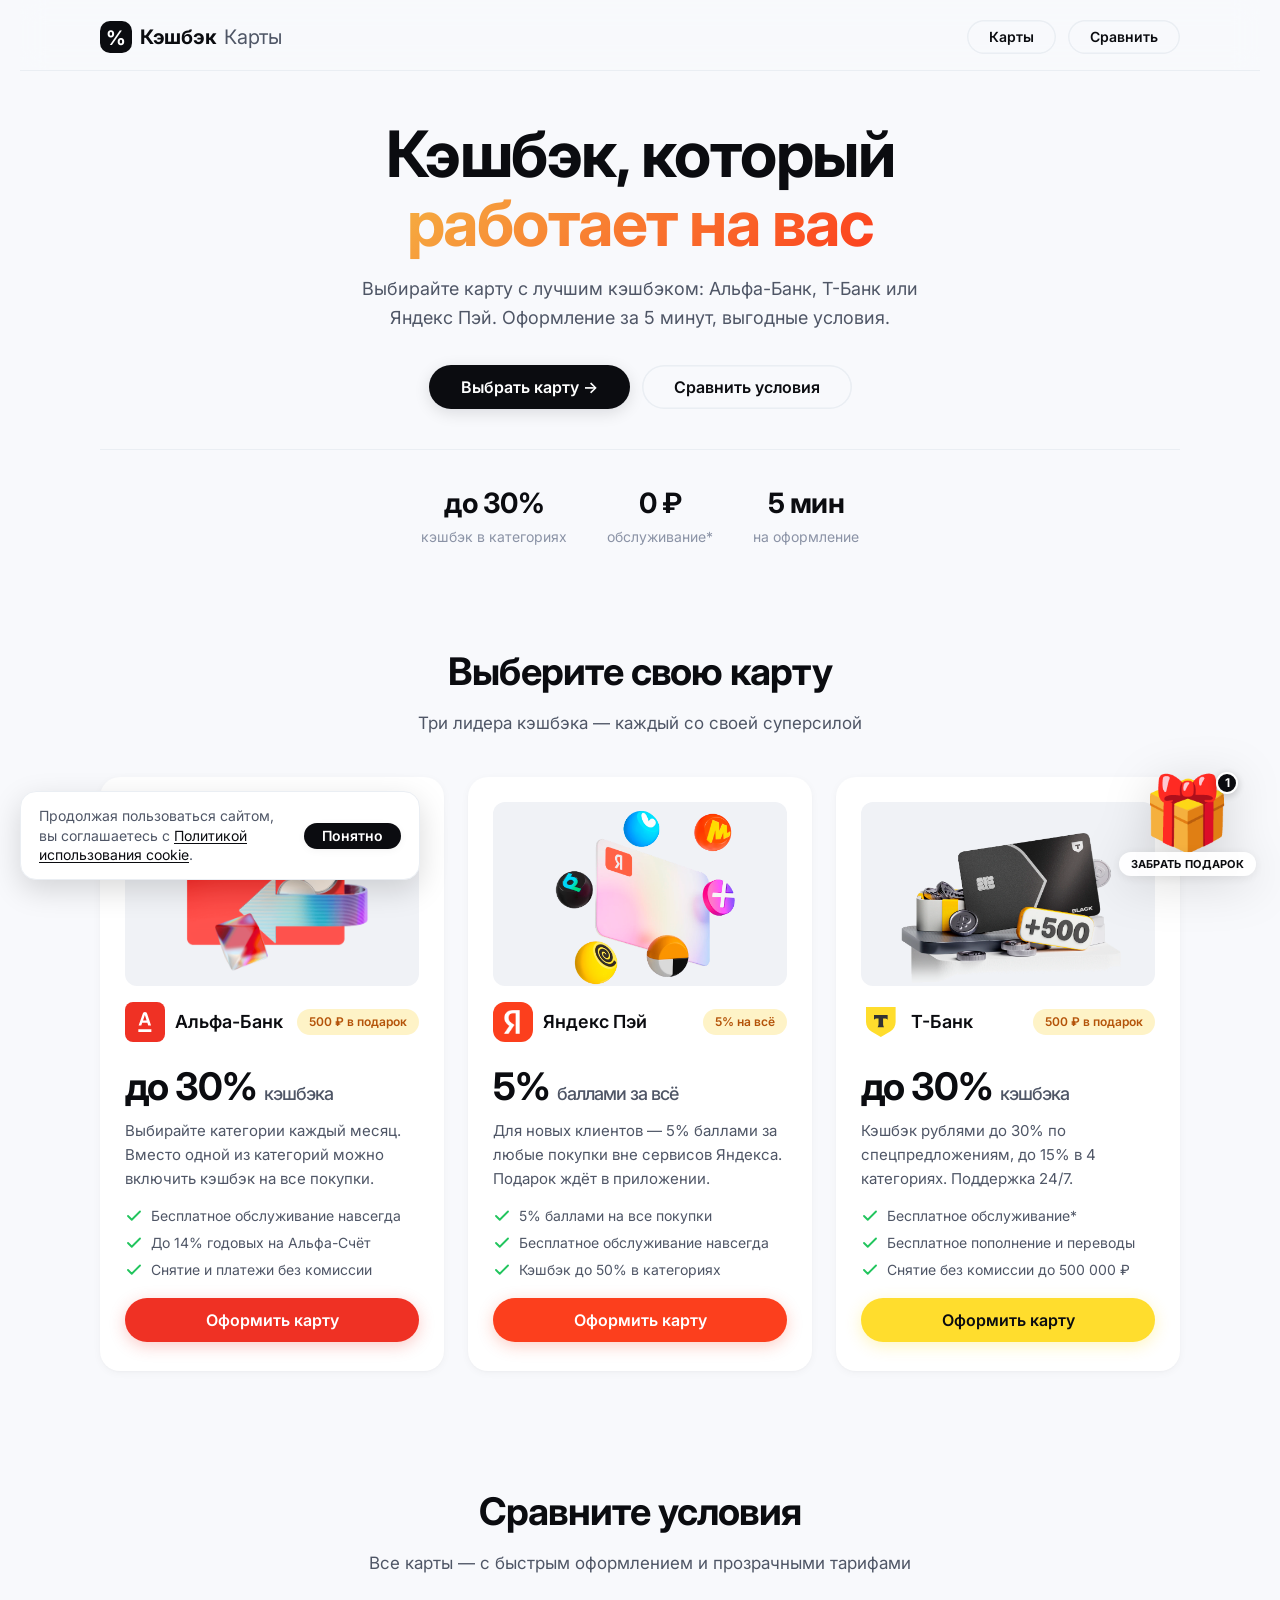
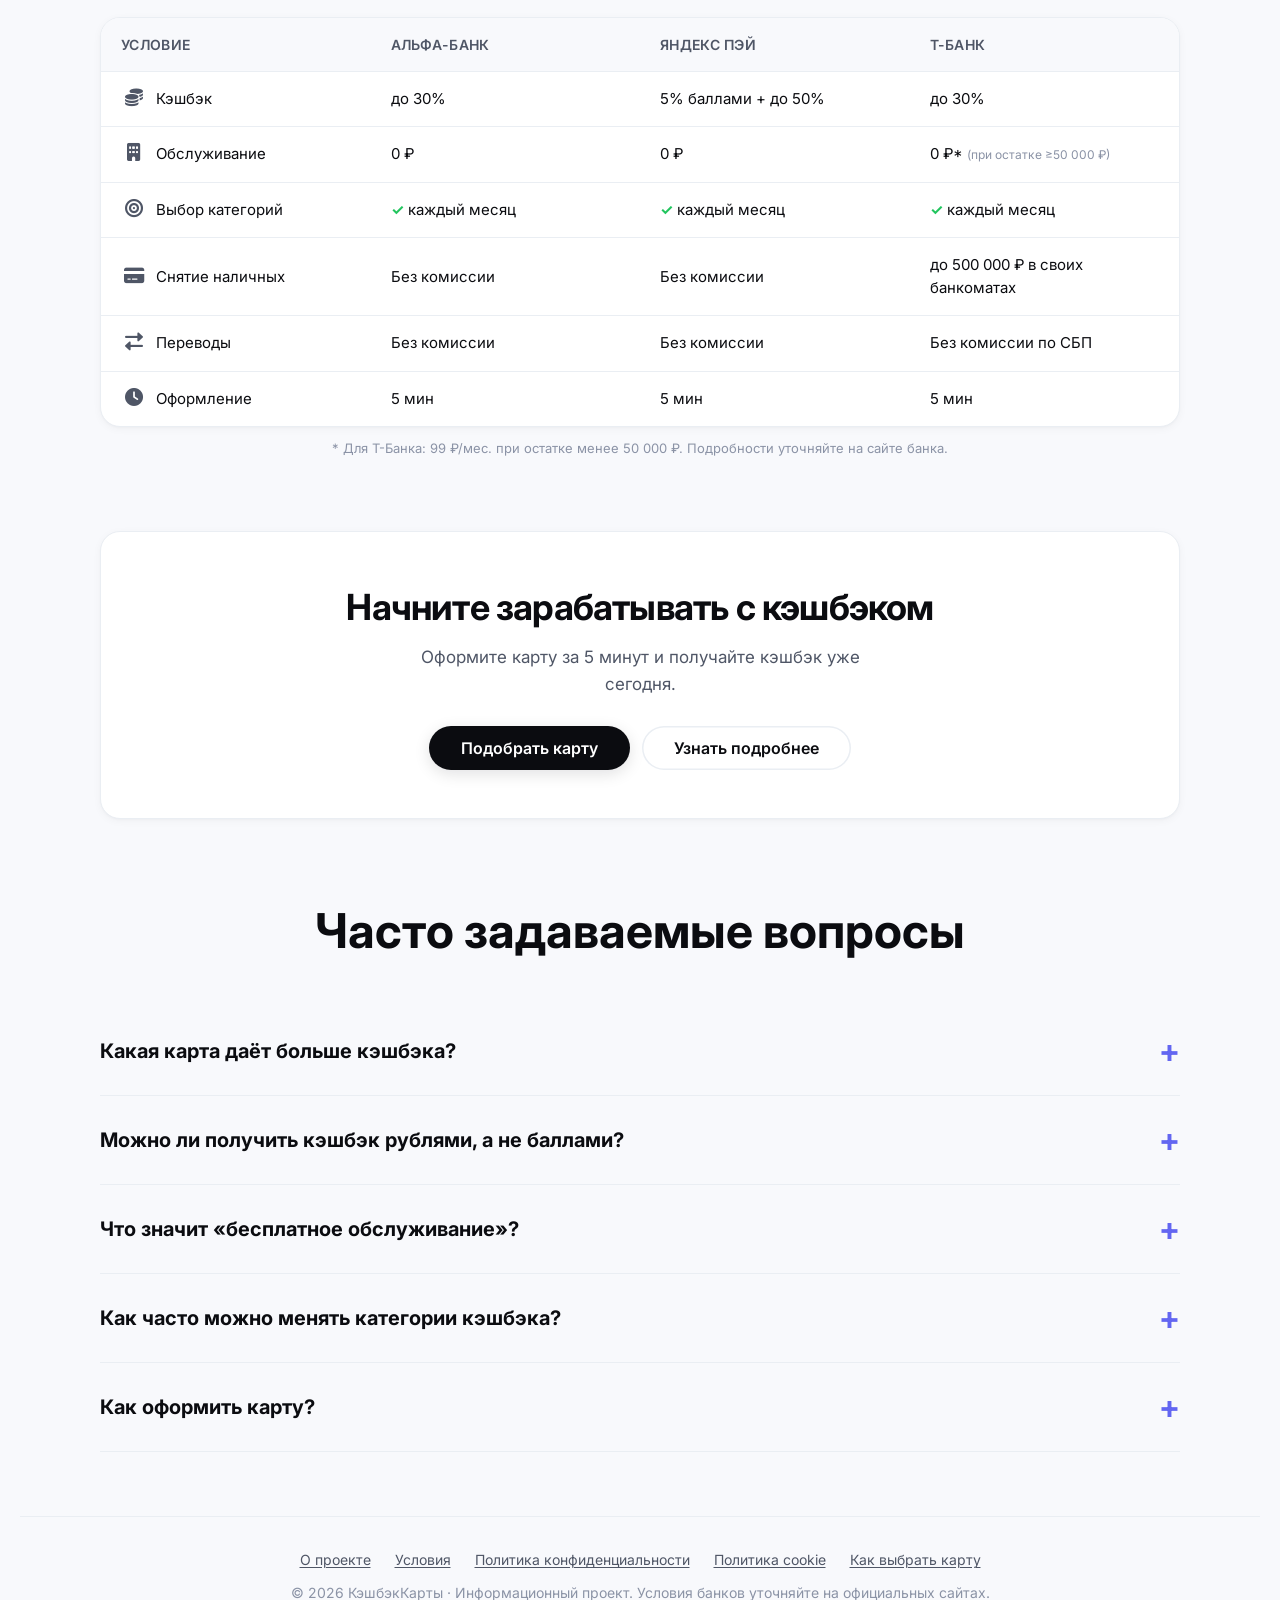
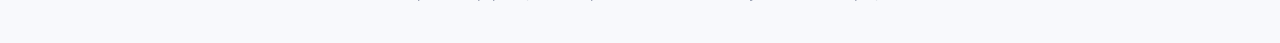
<file: index.html>
<!DOCTYPE html>
<html lang="ru">
<head>

<!-- Yandex.Metrika counter -->
<script type="text/javascript">
    (function(m,e,t,r,i,k,a){
        m[i]=m[i]||function(){(m[i].a=m[i].a||[]).push(arguments)};
        m[i].l=1*new Date();
        for (var j = 0; j < document.scripts.length; j++) {if (document.scripts[j].src === r) { return; }}
        k=e.createElement(t),a=e.getElementsByTagName(t)[0],k.async=1,k.src=r,a.parentNode.insertBefore(k,a)
    })(window, document,'script','https://mc.yandex.ru/metrika/tag.js?id=110463115', 'ym');

    ym(110463115, 'init', {ssr:true, webvisor:true, clickmap:true, ecommerce:"dataLayer", referrer: document.referrer, url: location.href, accurateTrackBounce:true, trackLinks:true});
</script>
<noscript><div><img src="https://mc.yandex.ru/watch/110463115" style="position:absolute; left:-9999px;" alt="" /></div></noscript>
<!-- /Yandex.Metrika counter -->

    <!-- Управление индексацией -->
    <meta name="robots" content="index, follow">
    
    <!-- Канонический URL (основной адрес страницы, защита от дублей) -->
    <link rel="canonical" href="https://cash-top.ru/index.html">
    
    <!-- Open Graph (для соцсетей) -->
    <meta property="og:title" content="Сравнение карт с кэшбэком – Альфа, Т-Банк, Яндекс" />
    <meta property="og:description" content="Выберите лучшую дебетовую карту с кэшбэком до 30%. Сравните условия за 5 минут. Бесплатное обслуживание." />
    <meta property="og:locale" content="ru_RU">
    <meta property="og:type" content="website">
    <meta property="og:site_name" content="КэшбэкКарты">
    <meta property="og:url" content="https://cash-top.ru/index.html">
    <!-- Картинка для соцсетей (общая для всех страниц, либо своя для каждой) -->
    <meta property="og:image" content="https://cash-top.ru/og-image-1200x630.png">
    <meta property="og:image:width" content="1200">
    <meta property="og:image:height" content="630">

    <meta name="yandex-verification" content="d9jph344kqhq481i" />

    <meta charset="UTF-8" />
    <meta name="viewport" content="width=device-width, initial-scale=1.0, maximum-scale=1.0, user-scalable=no" />
    <title>Сравнение карт с кэшбэком – Альфа, Т-Банк, Яндекс | КэшбэкКарты</title>
    <meta name="description" content="Выберите лучшую дебетовую карту с кэшбэком до 30%. Сравните условия Альфа-Банка, Т-Банка и Яндекс Пэй за 5 минут. Бесплатное обслуживание." />
    <link rel="stylesheet" href="https://cdnjs.cloudflare.com/ajax/libs/font-awesome/6.0.0-beta3/css/all.min.css" />
    <link rel="preconnect" href="https://fonts.googleapis.com" />
    <link rel="preconnect" href="https://fonts.gstatic.com" crossorigin />
    <link href="https://fonts.googleapis.com/css2?family=Inter:opsz,wght@14..32,400;14..32,500;14..32,600;14..32,700&display=swap" rel="stylesheet" />
    <link rel="stylesheet" href="styles.css" />

    <!-- Базовый фавикон -->
    <link rel="icon" type="image/x-icon" href="/favicon.ico">
    <link rel="icon" type="image/svg+xml" href="/favicon.svg">
    
    <!-- Для современных браузеров -->
    <link rel="icon" type="image/png" sizes="32x32" href="/favicon-32x32.png">
    <link rel="icon" type="image/png" sizes="16x16" href="/favicon-16x16.png">
    
    <!-- Для iOS (Apple Touch Icon) -->
    <link rel="apple-touch-icon" sizes="180x180" href="/apple-touch-icon.png">
    
    <!-- Для Android Chrome (PWA) -->
    <link rel="manifest" href="/site.webmanifest">
    
    <!-- Цвет темы в браузере (опционально) -->
    <meta name="theme-color" content="#0b0c10">
    
</head>
<body>

    <!-- ===== HEADER ===== -->
    <header class="header">
        <div class="container">
            <a href="index.html" class="logo">
                <svg width="32" height="32" viewBox="0 0 32 32" fill="none" xmlns="http://www.w3.org/2000/svg">
                    <rect width="32" height="32" rx="10" fill="#0b0c10" />
                    <text x="50%" y="52%" dominant-baseline="central" text-anchor="middle" fill="#fff" font-size="20" font-weight="700" font-family="Inter, sans-serif">%</text>
                </svg>
                Кэшбэк<span>Карты</span>
            </a>
            <div class="header-actions">
                <a href="index.html#cards" class="btn btn-sm btn-outline">Карты</a>
                <a href="index.html#compare" class="btn btn-sm btn-outline">Сравнить</a>
            </div>
        </div>
    </header>

    <!-- ===== HERO ===== -->
    <section class="hero">
        <div class="container">
            <h1>Кэшбэк, который<br /><span class="highlight">работает на вас</span></h1>
            <p>Выбирайте карту с лучшим кэшбэком: Альфа-Банк, Т-Банк или Яндекс Пэй. Оформление за 5 минут, выгодные условия.</p>
            <div class="hero-actions">
                <a href="index.html#cards" class="btn btn-primary">Выбрать карту →</a>
                <a href="index.html#compare" class="btn btn-outline">Сравнить условия</a>
            </div>
            <div class="hero-stats">
                <div class="hero-stats-item"><div class="num">до 30%</div><div class="label">кэшбэк в категориях</div></div>
                <div class="hero-stats-item"><div class="num">0 ₽</div><div class="label">обслуживание*</div></div>
                <div class="hero-stats-item"><div class="num">5 мин</div><div class="label">на оформление</div></div>
            </div>
        </div>
    </section>

    <!-- ===== CARDS ===== -->
    <section class="section" id="cards">
        <div class="container">
            <div class="section-header"><h2>Выберите свою карту</h2><p>Три лидера кэшбэка — каждый со своей суперсилой</p></div>
            <div class="cards-grid">
                <!-- Альфа-Банк -->
                <div class="card-offer">
                    <div class="card-image"><img src="alfa.png" alt="Альфа-Карта" /></div>
                    <div class="brand">
                        <div class="brand-icon"><img src="alfa.svg" alt="Альфа-Банк" /></div>
                        <span class="brand-name">Альфа-Банк</span>
                        <span class="badge">500 ₽ в подарок</span>
                    </div>
                    <div class="cashback">до 30% <span>кэшбэка</span></div>
                    <p class="desc">Выбирайте категории каждый месяц. Вместо одной из категорий можно включить кэшбэк на все покупки.</p>
                    <ul class="features">
                        <li><svg width="18" height="18" viewBox="0 0 24 24" fill="none" stroke="currentColor" stroke-width="2.5" stroke-linecap="round" stroke-linejoin="round"><path d="M20 6L9 17l-5-5"/></svg> Бесплатное обслуживание навсегда</li>
                        <li><svg width="18" height="18" viewBox="0 0 24 24" fill="none" stroke="currentColor" stroke-width="2.5" stroke-linecap="round" stroke-linejoin="round"><path d="M20 6L9 17l-5-5"/></svg> До 14% годовых на Альфа-Счёт</li>
                        <li><svg width="18" height="18" viewBox="0 0 24 24" fill="none" stroke="currentColor" stroke-width="2.5" stroke-linecap="round" stroke-linejoin="round"><path d="M20 6L9 17l-5-5"/></svg> Снятие и платежи без комиссии</li>
                    </ul>
                    <a href="https://alfa.me/g3Qh7x" target="_blank" rel="noopener" class="btn btn-alfa btn-block">Оформить карту</a>
                </div>
                <!-- Яндекс Пэй -->
                <div class="card-offer">
                    <div class="card-image"><img src="yandex.png" alt="Яндекс Пэй" /></div>
                    <div class="brand">
                        <div class="brand-icon"><img src="yandex.svg" alt="Яндекс Пэй" /></div>
                        <span class="brand-name">Яндекс Пэй</span>
                        <span class="badge">5% на всё</span>
                    </div>
                    <div class="cashback">5% <span>баллами за всё</span></div>
                    <p class="desc">Для новых клиентов — 5% баллами за любые покупки вне сервисов Яндекса. Подарок ждёт в приложении.</p>
                    <ul class="features">
                        <li><svg width="18" height="18" viewBox="0 0 24 24" fill="none" stroke="currentColor" stroke-width="2.5" stroke-linecap="round" stroke-linejoin="round"><path d="M20 6L9 17l-5-5"/></svg> 5% баллами на все покупки</li>
                        <li><svg width="18" height="18" viewBox="0 0 24 24" fill="none" stroke="currentColor" stroke-width="2.5" stroke-linecap="round" stroke-linejoin="round"><path d="M20 6L9 17l-5-5"/></svg> Бесплатное обслуживание навсегда</li>
                        <li><svg width="18" height="18" viewBox="0 0 24 24" fill="none" stroke="currentColor" stroke-width="2.5" stroke-linecap="round" stroke-linejoin="round"><path d="M20 6L9 17l-5-5"/></svg> Кэшбэк до 50% в категориях</li>
                    </ul>
                    <a href="https://bank.yandex.ru/invite?refid=5atJBcJFgnE" target="_blank" rel="noopener" class="btn btn-yandex btn-block">Оформить карту</a>
                </div>
                <!-- Т-Банк -->
                <div class="card-offer">
                    <div class="card-image"><img src="tbank.png" alt="Т-Банк Black" /></div>
                    <div class="brand">
                        <div class="brand-icon"><img src="tbank.svg" alt="Т-Банк" /></div>
                        <span class="brand-name">Т-Банк</span>
                        <span class="badge">500 ₽ в подарок</span>
                    </div>
                    <div class="cashback">до 30% <span>кэшбэка</span></div>
                    <p class="desc">Кэшбэк рублями до 30% по спецпредложениям, до 15% в 4 категориях. Поддержка 24/7.</p>
                    <ul class="features">
                        <li><svg width="18" height="18" viewBox="0 0 24 24" fill="none" stroke="currentColor" stroke-width="2.5" stroke-linecap="round" stroke-linejoin="round"><path d="M20 6L9 17l-5-5"/></svg> Бесплатное обслуживание*</li>
                        <li><svg width="18" height="18" viewBox="0 0 24 24" fill="none" stroke="currentColor" stroke-width="2.5" stroke-linecap="round" stroke-linejoin="round"><path d="M20 6L9 17l-5-5"/></svg> Бесплатное пополнение и переводы</li>
                        <li><svg width="18" height="18" viewBox="0 0 24 24" fill="none" stroke="currentColor" stroke-width="2.5" stroke-linecap="round" stroke-linejoin="round"><path d="M20 6L9 17l-5-5"/></svg> Снятие без комиссии до 500 000 ₽</li>
                    </ul>
                    <a href="https://tbank.ru/baf/66MGK6Lx8ze" target="_blank" rel="noopener" class="btn btn-tbank btn-block">Оформить карту</a>
                </div>
            </div>
        </div>
    </section>

    <!-- ===== COMPARISON ===== -->
    <section class="section" id="compare">
        <div class="container">
            <div class="section-header"><h2>Сравните условия</h2><p>Все карты — с быстрым оформлением и прозрачными тарифами</p></div>
            <div class="comparison-wrap">
                <table class="comparison-table">
                    <thead><tr><th>Условие</th><th>Альфа-Банк</th><th>Яндекс Пэй</th><th>Т-Банк</th></tr></thead>
                    <tbody>
                        <tr><td><i class="fas fa-coins row-icon"></i> Кэшбэк</td><td>до 30%</td><td>5% баллами + до 50%</td><td>до 30%</td></tr>
                        <tr><td><i class="fas fa-building row-icon"></i> Обслуживание</td><td>0 ₽</td><td>0 ₽</td><td>0 ₽* <span style="font-size:12px;color:var(--text-tertiary);">(при остатке ≥50 000 ₽)</span></td></tr>
                        <tr><td><i class="fas fa-bullseye row-icon"></i> Выбор категорий</td><td><span class="check">✓</span> каждый месяц</td><td><span class="check">✓</span> каждый месяц</td><td><span class="check">✓</span> каждый месяц</td></tr>
                        <tr><td><i class="fas fa-credit-card row-icon"></i> Снятие наличных</td><td>Без комиссии</td><td>Без комиссии</td><td>до 500 000 ₽ в своих банкоматах</td></tr>
                        <tr><td><i class="fas fa-exchange-alt row-icon"></i> Переводы</td><td>Без комиссии</td><td>Без комиссии</td><td>Без комиссии по СБП</td></tr>
                        <tr><td><i class="fas fa-clock row-icon"></i> Оформление</td><td>5 мин</td><td>5 мин</td><td>5 мин</td></tr>
                    </tbody>
                </table>
            </div>
            <p style="font-size:13px;color:var(--text-tertiary);margin-top:12px;text-align:center;">* Для Т-Банка: 99 ₽/мес. при остатке менее 50 000 ₽. Подробности уточняйте на сайте банка.</p>
        </div>
    </section>

    <!-- ===== CTA ===== -->
    <section class="section" style="padding-top:0;">
        <div class="container">
            <div class="cta-section">
                <h2>Начните зарабатывать с кэшбэком</h2>
                <p>Оформите карту за 5 минут и получайте кэшбэк уже сегодня.</p>
                <div class="cta-actions">
                    <a href="index.html#cards" class="btn btn-primary">Подобрать карту</a>
                    <a href="#" class="btn btn-outline">Узнать подробнее</a>
                </div>
            </div>
        </div>
    </section>

    <!-- ===== FAQ ===== -->
    <section class="section" id="faq" style="padding: 20px 0 40px;">
        <div class="container">
            <h2 class="section-title faq-title">Часто задаваемые вопросы</h2>

            <details class="faq-item">
                <summary>Какая карта даёт больше кэшбэка?</summary>
                <p>Универсальной карты не существует – банки обновляют условия каждый месяц. Оптимальная стратегия – использовать несколько карт в связке: например, Т-Банк для супермаркетов и АЗС, Альфа-Банк для кафе и развлечений, а Яндекс Пэй как универсальный вариант на все остальные покупки. Актуальные проценты и предложения всегда можно проверять в приложениях банков.</p>
            </details>

            <details class="faq-item">
                <summary>Можно ли получить кэшбэк рублями, а не баллами?</summary>
                <p>Да, Альфа-Банк и Т-Банк начисляют кэшбэк рублями. Яндекс Пэй начисляет баллами, которые можно тратить в сервисах Яндекса.</p>
            </details>

            <details class="faq-item">
                <summary>Что значит «бесплатное обслуживание»?</summary>
                <p>Это значит, что вы не платите за выпуск и годовое обслуживание карты. У Т-Банка есть условие: бесплатно, если хранить на счетах от 50 000 ₽, иначе 99 ₽/мес.</p>
            </details>

            <details class="faq-item">
                <summary>Как часто можно менять категории кэшбэка?</summary>
                <p>Яндекс Пэй, Альфа-Банк и Т-Банк позволяют менять категории каждый месяц.</p>
            </details>

            <details class="faq-item">
                <summary>Как оформить карту?</summary>
                <p>Нажмите кнопку «Оформить карту» на карточке нужного банка. Вы перейдёте на официальную страницу, где заполните заявку – это займёт не более 5 минут.</p>
            </details>

        </div>
    </section>

    <!-- ===== FOOTER ===== -->
    <footer class="footer">
        <div class="container">
            <div class="footer-links">
                <a href="about.html">О проекте</a>
                <a href="terms.html">Условия</a>
                <a href="privacy.html">Политика конфиденциальности</a>
                <a href="cookies.html">Политика cookie</a>
                <a href="kak-vybrat-kartu-s-keshbekom.html">Как выбрать карту</a>
            </div>
            <p>© 2026 КэшбэкКарты · Информационный проект. Условия банков уточняйте на официальных сайтах.</p>
        </div>
    </footer>

    <!-- ===== COOKIE BANNER (CashUP style) ===== -->
    <div id="cookieBanner" class="cookie-banner">
        <p>
            Продолжая пользоваться сайтом, вы соглашаетесь с
            <a href="cookies.html">Политикой использования cookie</a>.
        </p>
        <button class="btn" id="acceptCookies">Понятно</button>
    </div>

    <script>
        (function() {
            const banner = document.getElementById('cookieBanner');
            const acceptBtn = document.getElementById('acceptCookies');

            if (localStorage.getItem('cookieConsent') === 'accepted') {
                banner.classList.remove('show');
            } else {
                banner.classList.add('show');
            }

            acceptBtn.addEventListener('click', function() {
                localStorage.setItem('cookieConsent', 'accepted');
                banner.classList.remove('show');
            });
        })();
    </script>

        <!-- ===== ПЛАВАЮЩИЙ БАННЕР-ЭМОДЗИ ПОДАРКА ===== -->
    <a href="https://ppdu.ru/gifts/0eb64704-d628-4854-8c13-d44e6d1e8c98" class="floating-gift" aria-label="Подарки и бонусы">
        <span class="gift-icon-wrapper">
            <span class="gift-emoji">🎁</span>
            <span class="gift-badge">1</span>
        </span>
        <span class="gift-label">забрать подарок</span>
    </a>
</body>
</html>
</file>
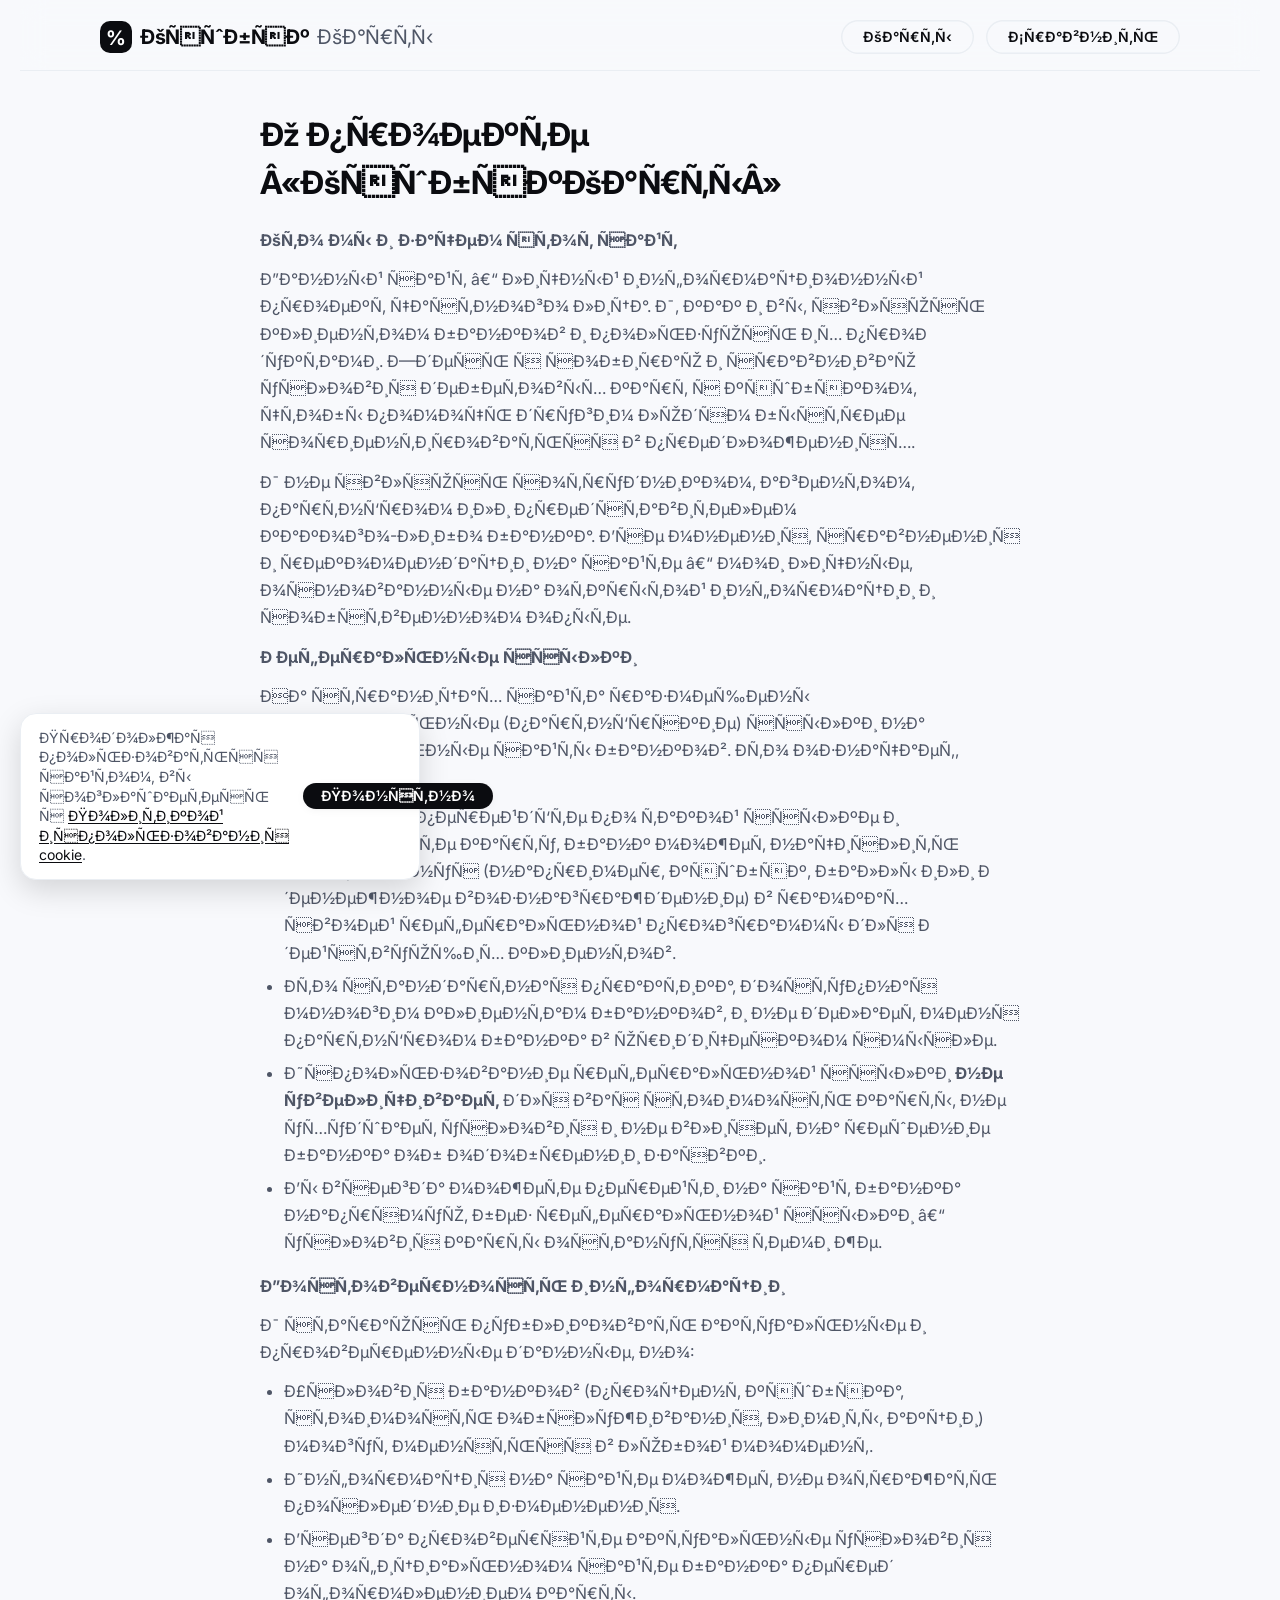
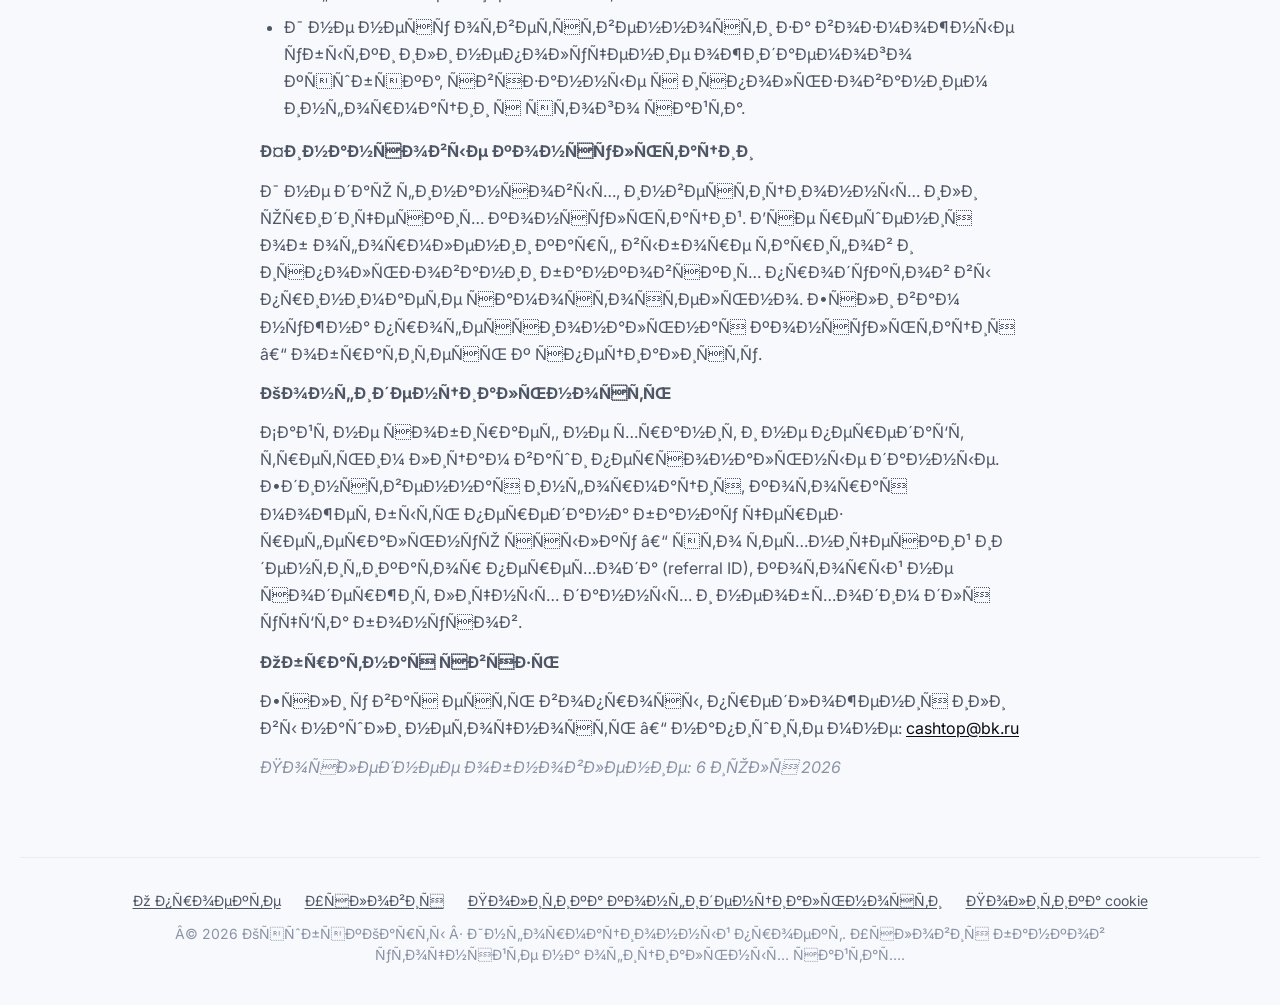
<file: about.html>
<!DOCTYPE html>
<html lang="ru">
<head>

    <!-- Yandex.Metrika counter -->
    <script type="text/javascript">
        (function(m,e,t,r,i,k,a){
            m[i]=m[i]||function(){(m[i].a=m[i].a||[]).push(arguments)};
            m[i].l=1*new Date();
            for (var j = 0; j < document.scripts.length; j++) {if (document.scripts[j].src === r) { return; }}
            k=e.createElement(t),a=e.getElementsByTagName(t)[0],k.async=1,k.src=r,a.parentNode.insertBefore(k,a)
        })(window, document,'script','https://mc.yandex.ru/metrika/tag.js?id=110463115', 'ym');
    
        ym(110463115, 'init', {ssr:true, webvisor:true, clickmap:true, ecommerce:"dataLayer", referrer: document.referrer, url: location.href, accurateTrackBounce:true, trackLinks:true});
    </script>
    <noscript><div><img src="https://mc.yandex.ru/watch/110463115" style="position:absolute; left:-9999px;" alt="" /></div></noscript>
    <!-- /Yandex.Metrika counter -->

    <!-- Управление индексацией -->
    <meta name="robots" content="index, follow">
    
    <!-- Канонический URL (основной адрес страницы, защита от дублей) -->
    <link rel="canonical" href="https://cash-top.ru/about.html">
    
    <!-- Open Graph (для соцсетей) -->
    <meta property="og:locale" content="ru_RU">
    <meta property="og:type" content="website">
    <meta property="og:site_name" content="КэшбэкКарты">
    <meta property="og:url" content="https://cash-top.ru/about.html">
    <!-- Картинка для соцсетей (общая для всех страниц, либо своя для каждой) -->
    <meta property="og:image" content="https://cash-top.ru/og-image-1200x630.png">
    <meta property="og:image:width" content="1200">
    <meta property="og:image:height" content="630">
    
    <meta charset="UTF-8" />
    <meta name="viewport" content="width=device-width, initial-scale=1.0" />
    <title>О проекте КэшбэкКарты – независимое сравнение банковских карт</title>
    <meta name="description" content="Узнайте, как мы сравниваем карты с кэшбэком. Информация о реферальных ссылках, нашем подходе и почему мы не являемся партнёрами банков." />
    <link rel="stylesheet" href="https://cdnjs.cloudflare.com/ajax/libs/font-awesome/6.0.0-beta3/css/all.min.css" />
    <link rel="preconnect" href="https://fonts.googleapis.com" />
    <link rel="preconnect" href="https://fonts.gstatic.com" crossorigin />
    <link href="https://fonts.googleapis.com/css2?family=Inter:opsz,wght@14..32,400;14..32,500;14..32,600;14..32,700&display=swap" rel="stylesheet" />
    <link rel="stylesheet" href="styles.css" />

    <!-- Базовый фавикон -->
    <link rel="icon" type="image/x-icon" href="/favicon.ico">
    <link rel="icon" type="image/svg+xml" href="/favicon.svg">
    
    <!-- Для современных браузеров -->
    <link rel="icon" type="image/png" sizes="32x32" href="/favicon-32x32.png">
    <link rel="icon" type="image/png" sizes="16x16" href="/favicon-16x16.png">
    
    <!-- Для iOS (Apple Touch Icon) -->
    <link rel="apple-touch-icon" sizes="180x180" href="/apple-touch-icon.png">
    
    <!-- Для Android Chrome (PWA) -->
    <link rel="manifest" href="/site.webmanifest">
    
    <!-- Цвет темы в браузере (опционально) -->
    <meta name="theme-color" content="#0b0c10">
    
</head>
<body>

    <!-- ===== HEADER ===== -->
    <header class="header">
        <div class="container">
            <a href="index.html" class="logo">
                <svg width="32" height="32" viewBox="0 0 32 32" fill="none" xmlns="http://www.w3.org/2000/svg">
                    <rect width="32" height="32" rx="10" fill="#0b0c10" />
                    <text x="50%" y="52%" dominant-baseline="central" text-anchor="middle" fill="#fff" font-size="20" font-weight="700" font-family="Inter, sans-serif">%</text>
                </svg>
                Кэшбэк<span>Карты</span>
            </a>
            <div class="header-actions">
                <a href="index.html#cards" class="btn btn-sm btn-outline">Карты</a>
                <a href="index.html#compare" class="btn btn-sm btn-outline">Сравнить</a>
            </div>
        </div>
    </header>

    <!-- ===== MAIN CONTENT ===== -->
    <main class="content-page">
        <h1>О проекте «КэшбэкКарты»</h1>

        <p><strong>Кто мы и зачем этот сайт</strong></p>
        <p>Данный сайт – личный информационный проект частного лица. Я, как и вы, являюсь клиентом банков и пользуюсь их продуктами. Здесь я собираю и сравниваю условия дебетовых карт с кэшбэком, чтобы помочь другим людям быстрее сориентироваться в предложениях.</p>
        <p>Я не являюсь сотрудником, агентом, партнёром или представителем какого-либо банка. Все мнения, сравнения и рекомендации на сайте – мои личные, основанные на открытой информации и собственном опыте.</p>

        <p><strong>Реферальные ссылки</strong></p>
        <p>На страницах сайта размещены реферальные (партнёрские) ссылки на официальные сайты банков. Это означает, что:</p>
        <ul>
            <li>Если вы перейдёте по такой ссылке и оформите карту, банк может начислить мне бонус (например, кэшбэк, баллы или денежное вознаграждение) в рамках своей реферальной программы для действующих клиентов.</li>
            <li>Это стандартная практика, доступная многим клиентам банков, и не делает меня партнёром банка в юридическом смысле.</li>
            <li>Использование реферальной ссылки <strong>не увеличивает</strong> для вас стоимость карты, не ухудшает условия и не влияет на решение банка об одобрении заявки.</li>
            <li>Вы всегда можете перейти на сайт банка напрямую, без реферальной ссылки – условия карты останутся теми же.</li>
        </ul>

        <p><strong>Достоверность информации</strong></p>
        <p>Я стараюсь публиковать актуальные и проверенные данные, но:</p>
        <ul>
            <li>Условия банков (процент кэшбэка, стоимость обслуживания, лимиты, акции) могут меняться в любой момент.</li>
            <li>Информация на сайте может не отражать последние изменения.</li>
            <li>Всегда проверяйте актуальные условия на официальном сайте банка перед оформлением карты.</li>
            <li>Я не несу ответственности за возможные убытки или неполучение ожидаемого кэшбэка, связанные с использованием информации с этого сайта.</li>
        </ul>

        <p><strong>Финансовые консультации</strong></p>
        <p>Я не даю финансовых, инвестиционных или юридических консультаций. Все решения об оформлении карт, выборе тарифов и использовании банковских продуктов вы принимаете самостоятельно. Если вам нужна профессиональная консультация – обратитесь к специалисту.</p>

        <p><strong>Конфиденциальность</strong></p>
        <p>Сайт не собирает, не хранит и не передаёт третьим лицам ваши персональные данные. Единственная информация, которая может быть передана банку через реферальную ссылку – это технический идентификатор перехода (referral ID), который не содержит личных данных и необходим для учёта бонусов.</p>

        <p><strong>Обратная связь</strong></p>
        <p>Если у вас есть вопросы, предложения или вы нашли неточность – напишите мне: <a href="mailto:cashtop@bk.ru">cashtop@bk.ru</a></p>
        <p><em>Последнее обновление: 6 июля 2026</em></p>
    </main>

    <!-- ===== FOOTER ===== -->
    <footer class="footer">
        <div class="container">
            <div class="footer-links">
                <a href="about.html">О проекте</a>
                <a href="terms.html">Условия</a>
                <a href="privacy.html">Политика конфиденциальности</a>
                <a href="cookies.html">Политика cookie</a>
            </div>
            <p>© 2026 КэшбэкКарты · Информационный проект. Условия банков уточняйте на официальных сайтах.</p>
        </div>
    </footer>

    <!-- ===== COOKIE BANNER ===== -->
    <div id="cookieBanner" class="cookie-banner">
        <p>
            Продолжая пользоваться сайтом, вы соглашаетесь с
            <a href="cookies.html">Политикой использования cookie</a>.
        </p>
        <button class="btn" id="acceptCookies">Понятно</button>
    </div>

    <script>
        (function() {
            const banner = document.getElementById('cookieBanner');
            const acceptBtn = document.getElementById('acceptCookies');
            if (localStorage.getItem('cookieConsent') === 'accepted') {
                banner.classList.remove('show');
            } else {
                banner.classList.add('show');
            }
            acceptBtn.addEventListener('click', function() {
                localStorage.setItem('cookieConsent', 'accepted');
                banner.classList.remove('show');
            });
        })();
    </script>

</body>
</html>
</file>
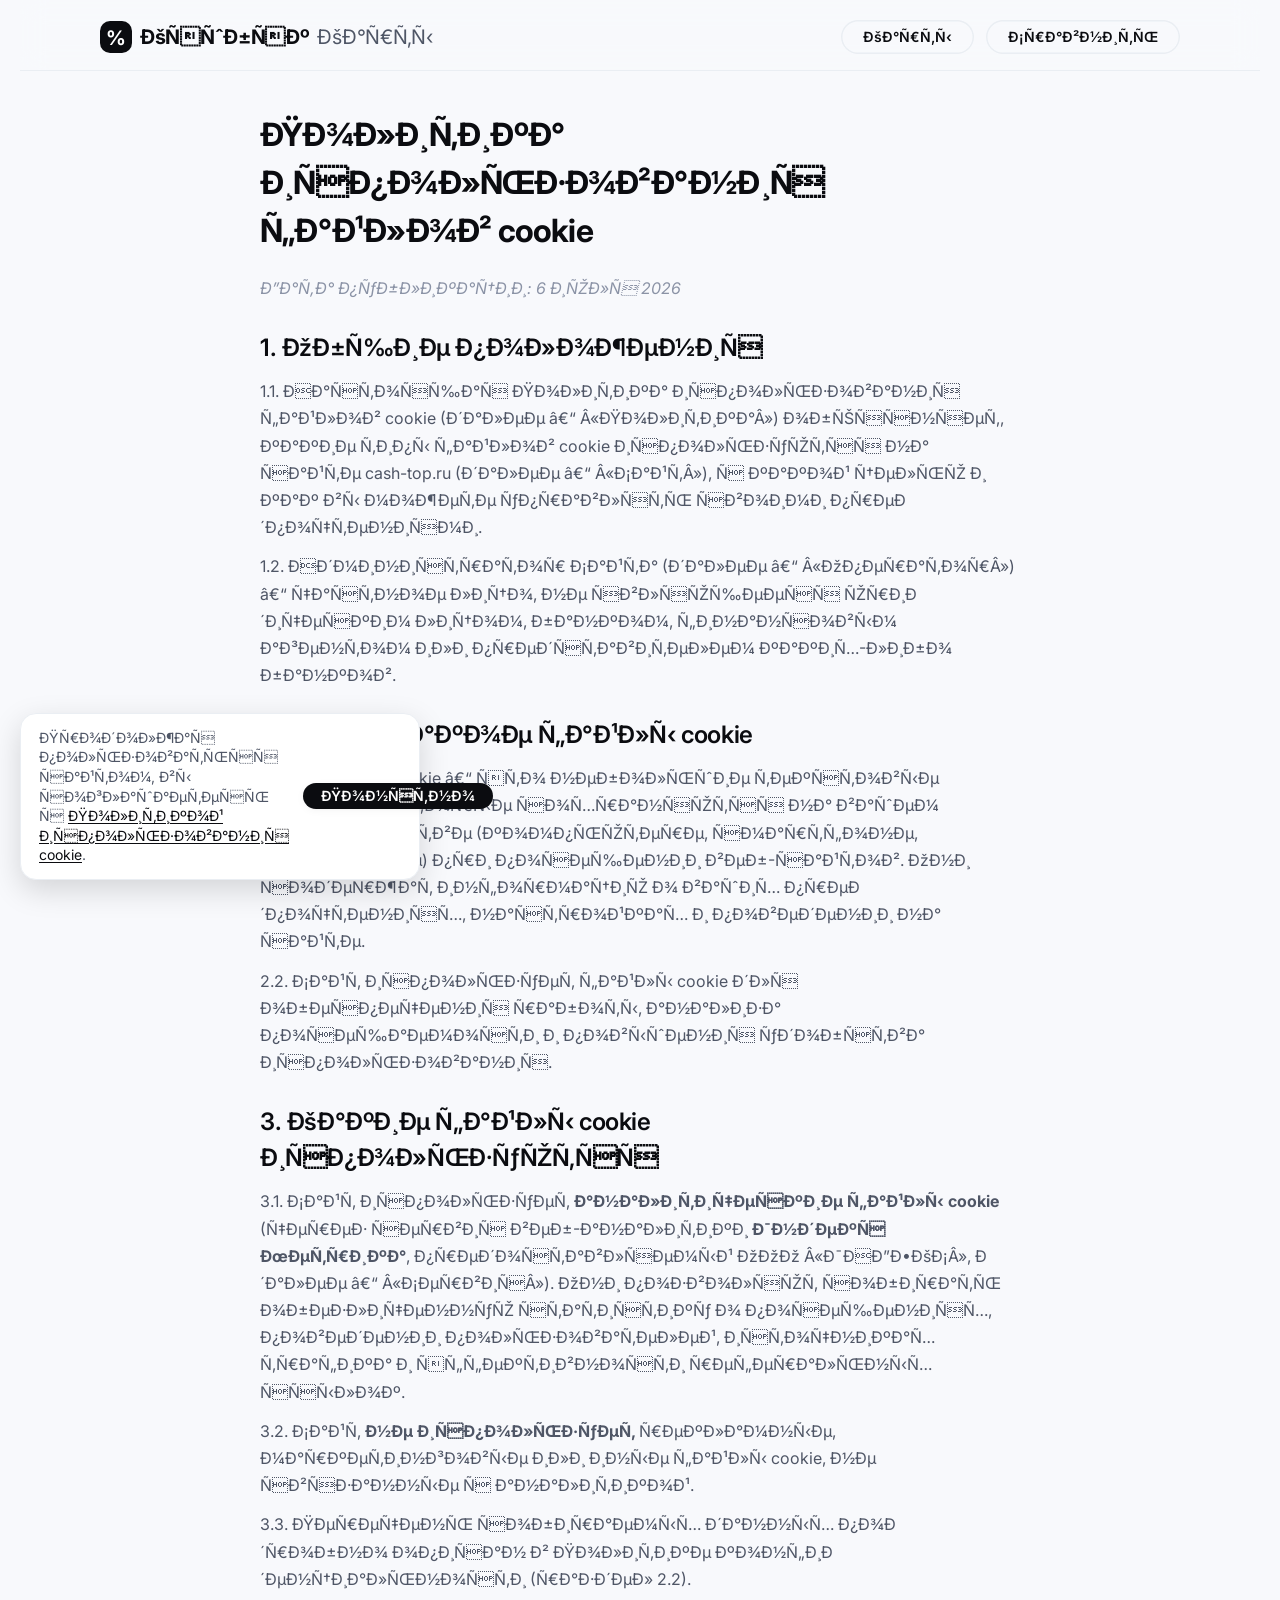
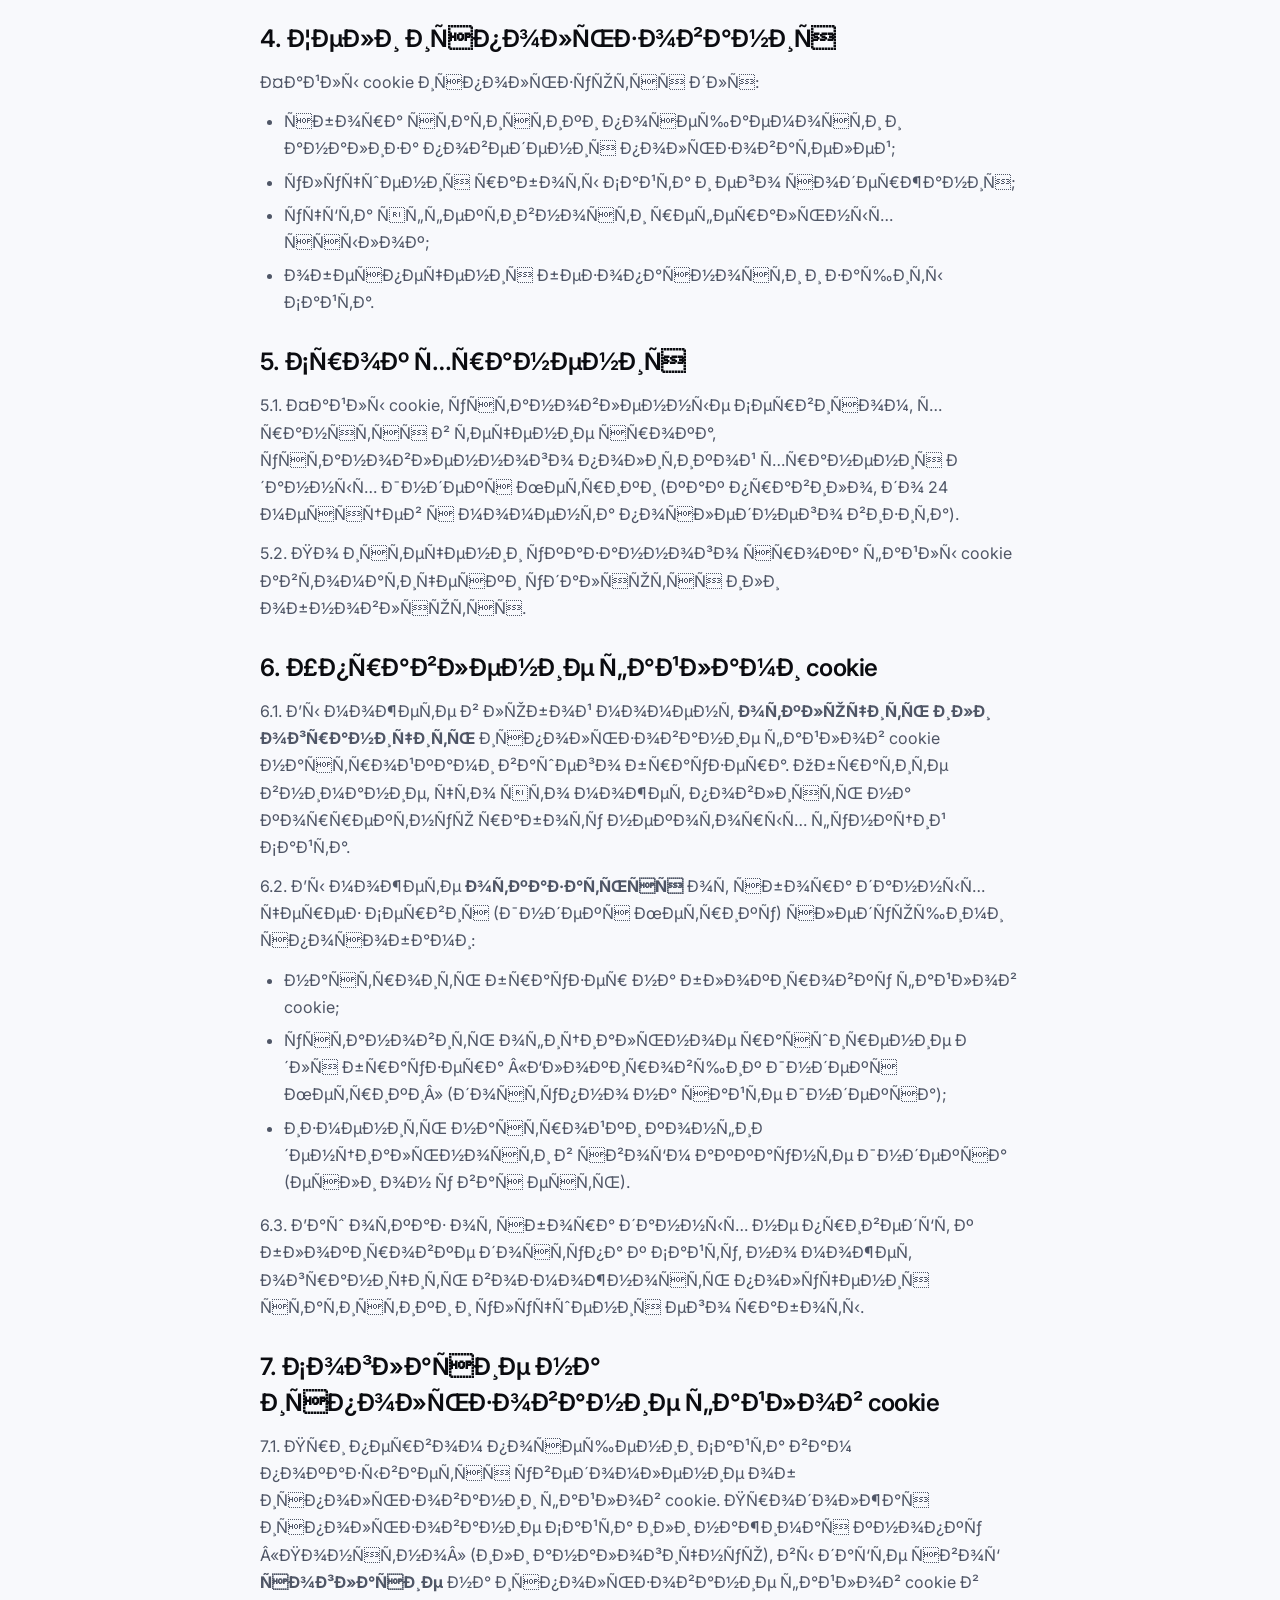
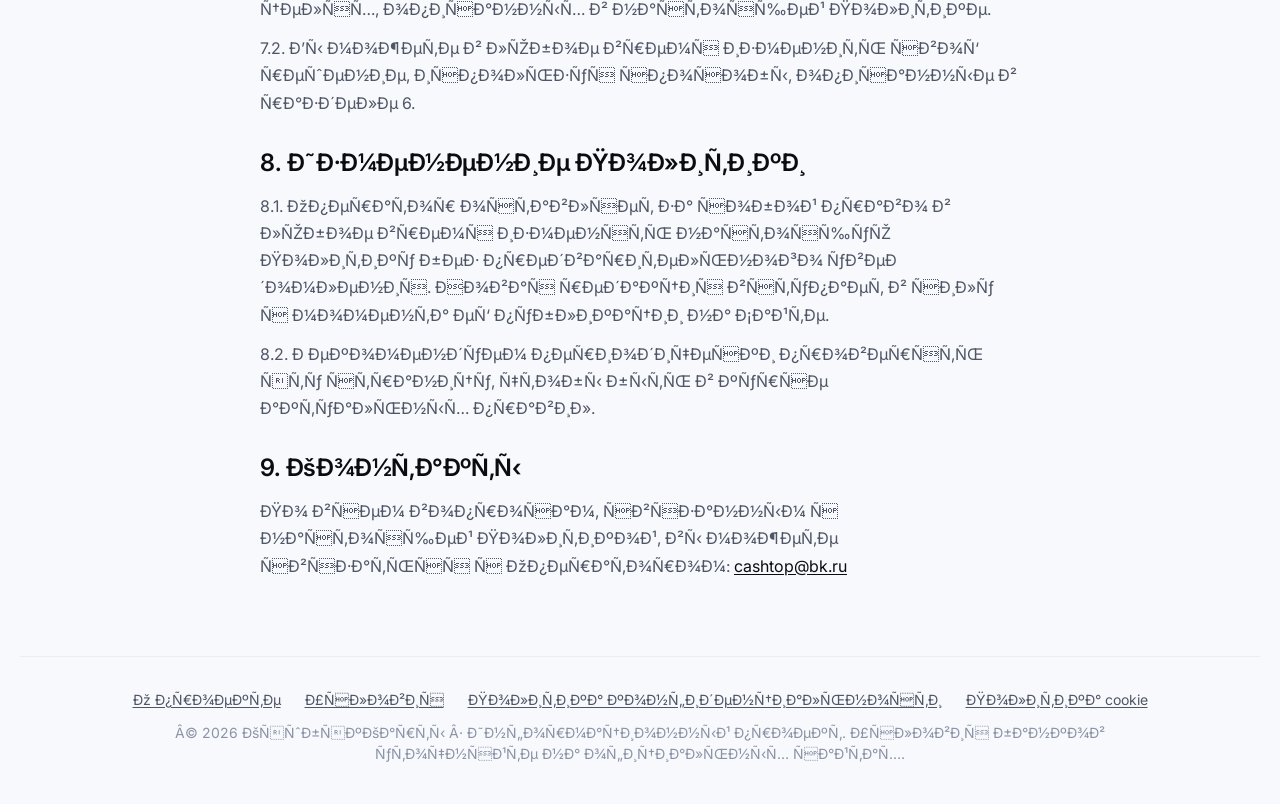
<file: cookies.html>
<!DOCTYPE html>
<html lang="ru">
<head>

    <!-- Yandex.Metrika counter -->
    <script type="text/javascript">
        (function(m,e,t,r,i,k,a){
            m[i]=m[i]||function(){(m[i].a=m[i].a||[]).push(arguments)};
            m[i].l=1*new Date();
            for (var j = 0; j < document.scripts.length; j++) {if (document.scripts[j].src === r) { return; }}
            k=e.createElement(t),a=e.getElementsByTagName(t)[0],k.async=1,k.src=r,a.parentNode.insertBefore(k,a)
        })(window, document,'script','https://mc.yandex.ru/metrika/tag.js?id=110463115', 'ym');
    
        ym(110463115, 'init', {ssr:true, webvisor:true, clickmap:true, ecommerce:"dataLayer", referrer: document.referrer, url: location.href, accurateTrackBounce:true, trackLinks:true});
    </script>
    <noscript><div><img src="https://mc.yandex.ru/watch/110463115" style="position:absolute; left:-9999px;" alt="" /></div></noscript>
    <!-- /Yandex.Metrika counter -->

    <!-- Управление индексацией -->
    <meta name="robots" content="index, follow">
    
    <!-- Канонический URL (основной адрес страницы, защита от дублей) -->
    <link rel="canonical" href="https://cash-top.ru/cookies.html">
    
    <!-- Open Graph (для соцсетей) -->
    <meta property="og:locale" content="ru_RU">
    <meta property="og:type" content="website">
    <meta property="og:site_name" content="КэшбэкКарты">
    <meta property="og:url" content="https://cash-top.ru/cookies.html">
    <!-- Картинка для соцсетей (общая для всех страниц, либо своя для каждой) -->
    <meta property="og:image" content="https://cash-top.ru/og-image-1200x630.png">
    <meta property="og:image:width" content="1200">
    <meta property="og:image:height" content="630">
    
    <meta charset="UTF-8" />
    <meta name="viewport" content="width=device-width, initial-scale=1.0" />
    <title>Политика использования cookie – КэшбэкКарты</title>
    <meta name="description" content="Какие файлы cookie использует сайт КэшбэкКарты, как управлять ими и как отказаться от сбора данных через Яндекс Метрику." />
    <link rel="stylesheet" href="https://cdnjs.cloudflare.com/ajax/libs/font-awesome/6.0.0-beta3/css/all.min.css" />
    <link rel="preconnect" href="https://fonts.googleapis.com" />
    <link rel="preconnect" href="https://fonts.gstatic.com" crossorigin />
    <link href="https://fonts.googleapis.com/css2?family=Inter:opsz,wght@14..32,400;14..32,500;14..32,600;14..32,700&display=swap" rel="stylesheet" />
    <link rel="stylesheet" href="styles.css" />

    <!-- Базовый фавикон -->
    <link rel="icon" type="image/x-icon" href="/favicon.ico">
    <link rel="icon" type="image/svg+xml" href="/favicon.svg">
    
    <!-- Для современных браузеров -->
    <link rel="icon" type="image/png" sizes="32x32" href="/favicon-32x32.png">
    <link rel="icon" type="image/png" sizes="16x16" href="/favicon-16x16.png">
    
    <!-- Для iOS (Apple Touch Icon) -->
    <link rel="apple-touch-icon" sizes="180x180" href="/apple-touch-icon.png">
    
    <!-- Для Android Chrome (PWA) -->
    <link rel="manifest" href="/site.webmanifest">
    
    <!-- Цвет темы в браузере (опционально) -->
    <meta name="theme-color" content="#0b0c10">    
    
</head>
<body>

    <!-- ===== HEADER ===== -->
    <header class="header">
        <div class="container">
            <a href="index.html" class="logo">
                <svg width="32" height="32" viewBox="0 0 32 32" fill="none" xmlns="http://www.w3.org/2000/svg">
                    <rect width="32" height="32" rx="10" fill="#0b0c10" />
                    <text x="50%" y="52%" dominant-baseline="central" text-anchor="middle" fill="#fff" font-size="20" font-weight="700" font-family="Inter, sans-serif">%</text>
                </svg>
                Кэшбэк<span>Карты</span>
            </a>
            <div class="header-actions">
                <a href="index.html#cards" class="btn btn-sm btn-outline">Карты</a>
                <a href="index.html#compare" class="btn btn-sm btn-outline">Сравнить</a>
            </div>
        </div>
    </header>

    <!-- ===== MAIN CONTENT ===== -->
    <main class="content-page">
        <h1>Политика использования файлов cookie</h1>
        <p><em>Дата публикации: 6 июля 2026</em></p>

        <h2>1. Общие положения</h2>
        <p>1.1. Настоящая Политика использования файлов cookie (далее – «Политика») объясняет, какие типы файлов cookie используются на сайте cash-top.ru (далее – «Сайт»), с какой целью и как вы можете управлять своими предпочтениями.</p>
        <p>1.2. Администратор Сайта (далее – «Оператор») – частное лицо, не являющееся юридическим лицом, банком, финансовым агентом или представителем каких-либо банков.</p>

        <h2>2. Что такое файлы cookie</h2>
        <p>2.1. Файлы cookie – это небольшие текстовые файлы, которые сохраняются на вашем устройстве (компьютере, смартфоне, планшете) при посещении веб-сайтов. Они содержат информацию о ваших предпочтениях, настройках и поведении на сайте.</p>
        <p>2.2. Сайт использует файлы cookie для обеспечения работы, анализа посещаемости и повышения удобства использования.</p>

        <h2>3. Какие файлы cookie используются</h2>
        <p>3.1. Сайт использует <strong>аналитические файлы cookie</strong> (через сервис веб-аналитики <strong>Яндекс Метрика</strong>, предоставляемый ООО «ЯНДЕКС», далее – «Сервис»). Они позволяют собирать обезличенную статистику о посещениях, поведении пользователей, источниках трафика и эффективности реферальных ссылок.</p>
        <p>3.2. Сайт <strong>не использует</strong> рекламные, маркетинговые или иные файлы cookie, не связанные с аналитикой.</p>
        <p>3.3. Перечень собираемых данных подробно описан в Политике конфиденциальности (раздел 2.2).</p>

        <h2>4. Цели использования</h2>
        <p>Файлы cookie используются для:</p>
        <ul>
            <li>сбора статистики посещаемости и анализа поведения пользователей;</li>
            <li>улучшения работы Сайта и его содержания;</li>
            <li>учёта эффективности реферальных ссылок;</li>
            <li>обеспечения безопасности и защиты Сайта.</li>
        </ul>

        <h2>5. Срок хранения</h2>
        <p>5.1. Файлы cookie, установленные Сервисом, хранятся в течение срока, установленного политикой хранения данных Яндекс Метрики (как правило, до 24 месяцев с момента последнего визита).</p>
        <p>5.2. По истечении указанного срока файлы cookie автоматически удаляются или обновляются.</p>

        <h2>6. Управление файлами cookie</h2>
        <p>6.1. Вы можете в любой момент <strong>отключить или ограничить</strong> использование файлов cookie настройками вашего браузера. Обратите внимание, что это может повлиять на корректную работу некоторых функций Сайта.</p>
        <p>6.2. Вы можете <strong>отказаться</strong> от сбора данных через Сервис (Яндекс Метрику) следующими способами:</p>
        <ul>
            <li>настроить браузер на блокировку файлов cookie;</li>
            <li>установить официальное расширение для браузера «Блокировщик Яндекс Метрики» (доступно на сайте Яндекса);</li>
            <li>изменить настройки конфиденциальности в своём аккаунте Яндекса (если он у вас есть).</li>
        </ul>
        <p>6.3. Ваш отказ от сбора данных не приведёт к блокировке доступа к Сайту, но может ограничить возможность получения статистики и улучшения его работы.</p>

        <h2>7. Согласие на использование файлов cookie</h2>
        <p>7.1. При первом посещении Сайта вам показывается уведомление об использовании файлов cookie. Продолжая использование Сайта или нажимая кнопку «Понятно» (или аналогичную), вы даёте своё <strong>согласие</strong> на использование файлов cookie в целях, описанных в настоящей Политике.</p>
        <p>7.2. Вы можете в любое время изменить своё решение, используя способы, описанные в разделе 6.</p>

        <h2>8. Изменение Политики</h2>
        <p>8.1. Оператор оставляет за собой право в любое время изменять настоящую Политику без предварительного уведомления. Новая редакция вступает в силу с момента её публикации на Сайте.</p>
        <p>8.2. Рекомендуем периодически проверять эту страницу, чтобы быть в курсе актуальных правил.</p>

        <h2>9. Контакты</h2>
        <p>По всем вопросам, связанным с настоящей Политикой, вы можете связаться с Оператором: <a href="mailto:cashtop@bk.ru">cashtop@bk.ru</a></p>
    </main>

    <!-- ===== FOOTER ===== -->
    <footer class="footer">
        <div class="container">
            <div class="footer-links">
                <a href="about.html">О проекте</a>
                <a href="terms.html">Условия</a>
                <a href="privacy.html">Политика конфиденциальности</a>
                <a href="cookies.html">Политика cookie</a>
            </div>
            <p>© 2026 КэшбэкКарты · Информационный проект. Условия банков уточняйте на официальных сайтах.</p>
        </div>
    </footer>

    <!-- ===== COOKIE BANNER ===== -->
    <div id="cookieBanner" class="cookie-banner">
        <p>
            Продолжая пользоваться сайтом, вы соглашаетесь с
            <a href="cookies.html">Политикой использования cookie</a>.
        </p>
        <button class="btn" id="acceptCookies">Понятно</button>
    </div>

    <script>
        (function() {
            const banner = document.getElementById('cookieBanner');
            const acceptBtn = document.getElementById('acceptCookies');
            if (localStorage.getItem('cookieConsent') === 'accepted') {
                banner.classList.remove('show');
            } else {
                banner.classList.add('show');
            }
            acceptBtn.addEventListener('click', function() {
                localStorage.setItem('cookieConsent', 'accepted');
                banner.classList.remove('show');
            });
        })();
    </script>

</body>
</html>
</file>
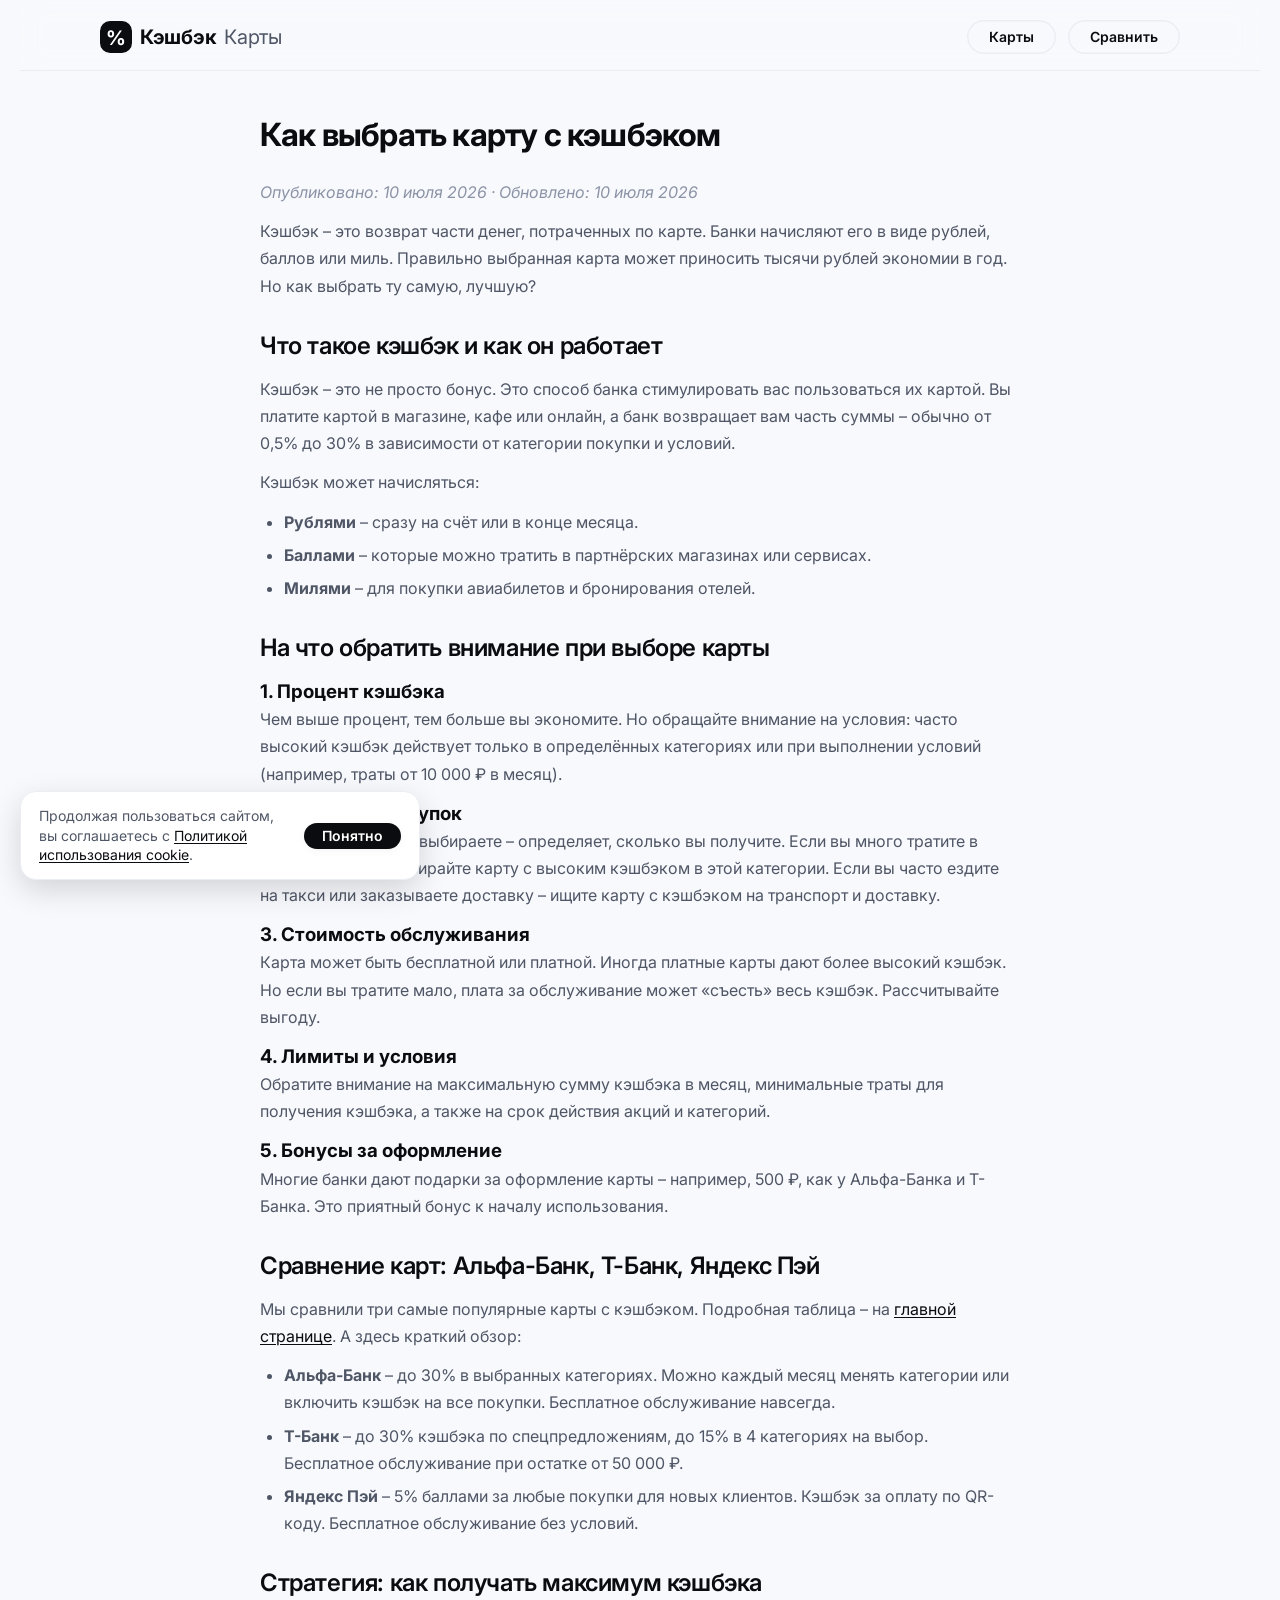
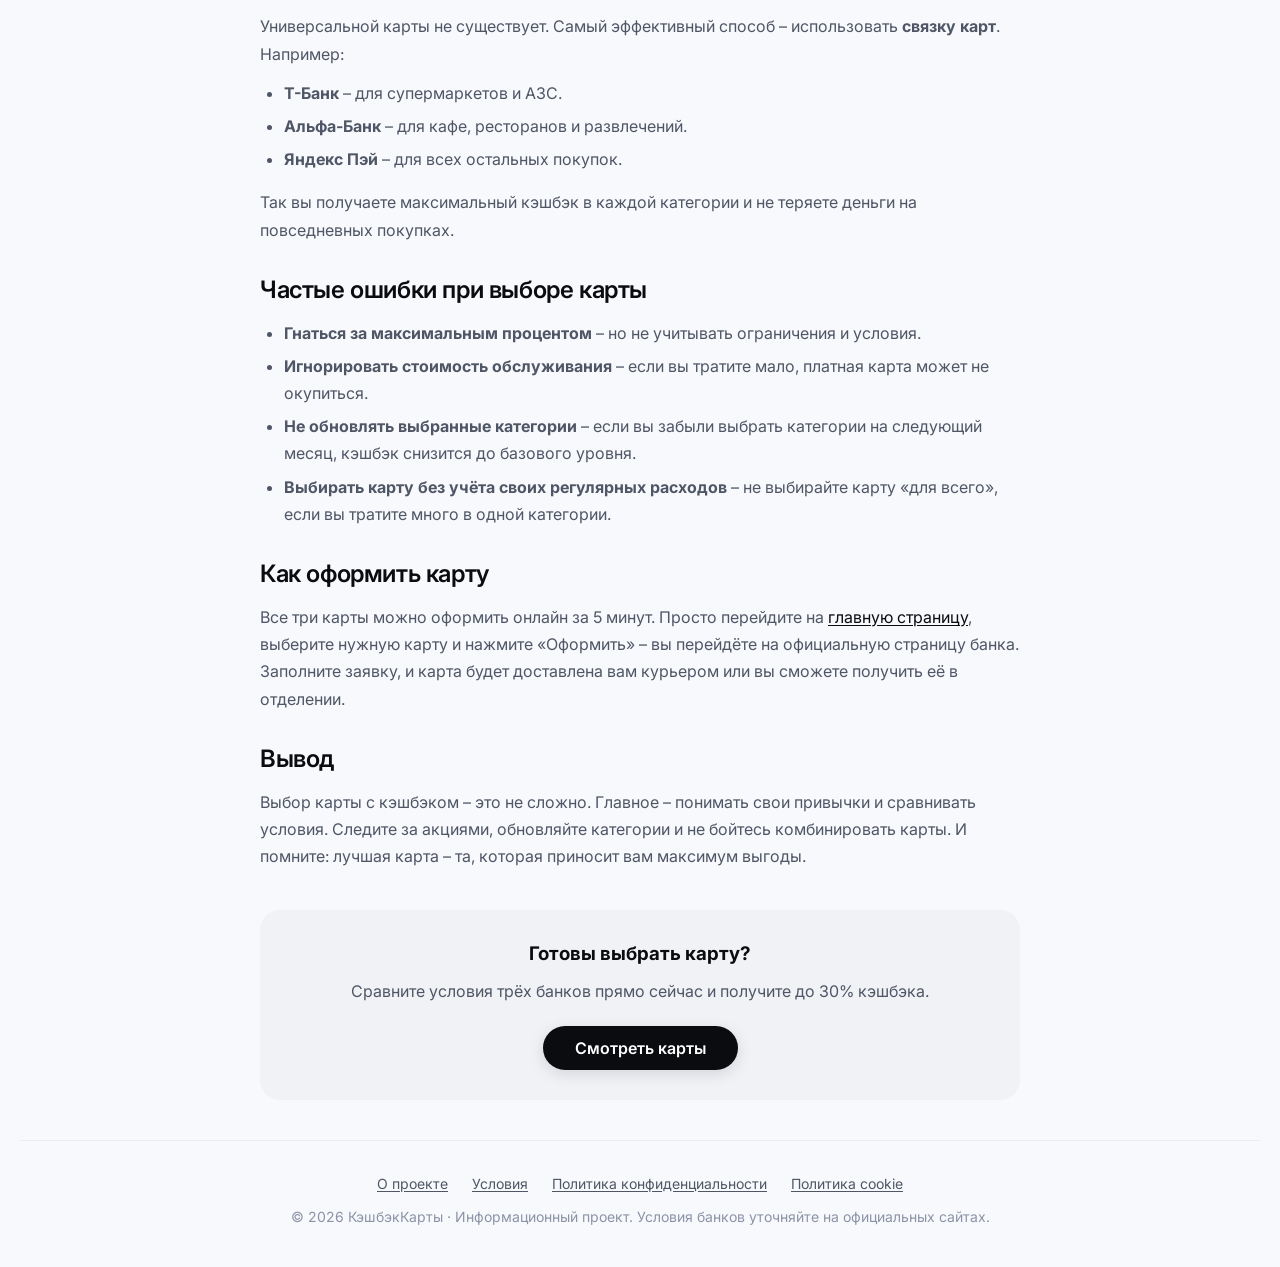
<file: kak-vybrat-kartu-s-keshbekom.html>
<!DOCTYPE html>
<html lang="ru">
<head>
    <meta charset="UTF-8">
    <meta name="viewport" content="width=device-width, initial-scale=1.0">
    <title>Как выбрать карту с кэшбэком — полное руководство 2026</title>
    <meta name="description" content="Пошаговое руководство по выбору карты с кэшбэком. Какой банк выбрать, на что обратить внимание и как получать максимум выгоды каждый месяц." />
    <link rel="stylesheet" href="https://cdnjs.cloudflare.com/ajax/libs/font-awesome/6.0.0-beta3/css/all.min.css" />
    <link rel="preconnect" href="https://fonts.googleapis.com" />
    <link rel="preconnect" href="https://fonts.gstatic.com" crossorigin />
    <link href="https://fonts.googleapis.com/css2?family=Inter:opsz,wght@14..32,400;14..32,500;14..32,600;14..32,700&display=swap" rel="stylesheet" />
    <link rel="stylesheet" href="styles.css" />
</head>
<body>

    <!-- ===== HEADER ===== -->
    <header class="header">
        <div class="container">
            <a href="index.html" class="logo">
                <svg width="32" height="32" viewBox="0 0 32 32" fill="none" xmlns="http://www.w3.org/2000/svg">
                    <rect width="32" height="32" rx="10" fill="#0b0c10" />
                    <text x="50%" y="52%" dominant-baseline="central" text-anchor="middle" fill="#fff" font-size="20" font-weight="700" font-family="Inter, sans-serif">%</text>
                </svg>
                Кэшбэк<span>Карты</span>
            </a>
            <div class="header-actions">
                <a href="index.html#cards" class="btn btn-sm btn-outline">Карты</a>
                <a href="index.html#compare" class="btn btn-sm btn-outline">Сравнить</a>
            </div>
        </div>
    </header>

    <!-- ===== СТАТЬЯ ===== -->
    <main class="content-page" style="max-width: 800px; margin: 40px auto; padding: 0 20px;">
        <h1>Как выбрать карту с кэшбэком</h1>
        <p><em>Опубликовано: 10 июля 2026 · Обновлено: 10 июля 2026</em></p>

        <p>Кэшбэк – это возврат части денег, потраченных по карте. Банки начисляют его в виде рублей, баллов или миль. Правильно выбранная карта может приносить тысячи рублей экономии в год. Но как выбрать ту самую, лучшую?</p>

        <h2>Что такое кэшбэк и как он работает</h2>
        <p>Кэшбэк – это не просто бонус. Это способ банка стимулировать вас пользоваться их картой. Вы платите картой в магазине, кафе или онлайн, а банк возвращает вам часть суммы – обычно от 0,5% до 30% в зависимости от категории покупки и условий.</p>
        <p>Кэшбэк может начисляться:</p>
        <ul>
            <li><strong>Рублями</strong> – сразу на счёт или в конце месяца.</li>
            <li><strong>Баллами</strong> – которые можно тратить в партнёрских магазинах или сервисах.</li>
            <li><strong>Милями</strong> – для покупки авиабилетов и бронирования отелей.</li>
        </ul>

        <h2>На что обратить внимание при выборе карты</h2>

        <h3>1. Процент кэшбэка</h3>
        <p>Чем выше процент, тем больше вы экономите. Но обращайте внимание на условия: часто высокий кэшбэк действует только в определённых категориях или при выполнении условий (например, траты от 10 000 ₽ в месяц).</p>

        <h3>2. Категории покупок</h3>
        <p>Какие категории вы выбираете – определяет, сколько вы получите. Если вы много тратите в супермаркетах, выбирайте карту с высоким кэшбэком в этой категории. Если вы часто ездите на такси или заказываете доставку – ищите карту с кэшбэком на транспорт и доставку.</p>

        <h3>3. Стоимость обслуживания</h3>
        <p>Карта может быть бесплатной или платной. Иногда платные карты дают более высокий кэшбэк. Но если вы тратите мало, плата за обслуживание может «съесть» весь кэшбэк. Рассчитывайте выгоду.</p>

        <h3>4. Лимиты и условия</h3>
        <p>Обратите внимание на максимальную сумму кэшбэка в месяц, минимальные траты для получения кэшбэка, а также на срок действия акций и категорий.</p>

        <h3>5. Бонусы за оформление</h3>
        <p>Многие банки дают подарки за оформление карты – например, 500 ₽, как у Альфа-Банка и Т-Банка. Это приятный бонус к началу использования.</p>

        <h2>Сравнение карт: Альфа-Банк, Т-Банк, Яндекс Пэй</h2>
        <p>Мы сравнили три самые популярные карты с кэшбэком. Подробная таблица – на <a href="index.html#compare">главной странице</a>. А здесь краткий обзор:</p>
        <ul>
            <li><strong>Альфа-Банк</strong> – до 30% в выбранных категориях. Можно каждый месяц менять категории или включить кэшбэк на все покупки. Бесплатное обслуживание навсегда.</li>
            <li><strong>Т-Банк</strong> – до 30% кэшбэка по спецпредложениям, до 15% в 4 категориях на выбор. Бесплатное обслуживание при остатке от 50 000 ₽.</li>
            <li><strong>Яндекс Пэй</strong> – 5% баллами за любые покупки для новых клиентов. Кэшбэк за оплату по QR-коду. Бесплатное обслуживание без условий.</li>
        </ul>

        <h2>Стратегия: как получать максимум кэшбэка</h2>
        <p>Универсальной карты не существует. Самый эффективный способ – использовать <strong>связку карт</strong>. Например:</p>
        <ul>
            <li><strong>Т-Банк</strong> – для супермаркетов и АЗС.</li>
            <li><strong>Альфа-Банк</strong> – для кафе, ресторанов и развлечений.</li>
            <li><strong>Яндекс Пэй</strong> – для всех остальных покупок.</li>
        </ul>
        <p>Так вы получаете максимальный кэшбэк в каждой категории и не теряете деньги на повседневных покупках.</p>

        <h2>Частые ошибки при выборе карты</h2>
        <ul>
            <li><strong>Гнаться за максимальным процентом</strong> – но не учитывать ограничения и условия.</li>
            <li><strong>Игнорировать стоимость обслуживания</strong> – если вы тратите мало, платная карта может не окупиться.</li>
            <li><strong>Не обновлять выбранные категории</strong> – если вы забыли выбрать категории на следующий месяц, кэшбэк снизится до базового уровня.</li>
            <li><strong>Выбирать карту без учёта своих регулярных расходов</strong> – не выбирайте карту «для всего», если вы тратите много в одной категории.</li>
        </ul>

        <h2>Как оформить карту</h2>
        <p>Все три карты можно оформить онлайн за 5 минут. Просто перейдите на <a href="index.html#cards">главную страницу</a>, выберите нужную карту и нажмите «Оформить» – вы перейдёте на официальную страницу банка. Заполните заявку, и карта будет доставлена вам курьером или вы сможете получить её в отделении.</p>

        <h2>Вывод</h2>
        <p>Выбор карты с кэшбэком – это не сложно. Главное – понимать свои привычки и сравнивать условия. Следите за акциями, обновляйте категории и не бойтесь комбинировать карты. И помните: лучшая карта – та, которая приносит вам максимум выгоды.</p>

        <div style="text-align: center; margin-top: 40px; padding: 30px; background: var(--bg-light, #f0f2f6); border-radius: var(--radius);">
            <h3 style="margin-bottom: 10px;">Готовы выбрать карту?</h3>
            <p style="margin-bottom: 20px;">Сравните условия трёх банков прямо сейчас и получите до 30% кэшбэка.</p>
            <a href="index.html#cards" class="btn btn-primary" style="color: #ffffff; text-decoration: none;">Смотреть карты</a>
        </div>
    </main>

    <!-- ===== FOOTER ===== -->
    <footer class="footer">
        <div class="container">
            <div class="footer-links">
                <a href="about.html">О проекте</a>
                <a href="terms.html">Условия</a>
                <a href="privacy.html">Политика конфиденциальности</a>
                <a href="cookies.html">Политика cookie</a>
            </div>
            <p>© 2026 КэшбэкКарты · Информационный проект. Условия банков уточняйте на официальных сайтах.</p>
        </div>
    </footer>

    <!-- ===== COOKIE BANNER ===== -->
    <div id="cookieBanner" class="cookie-banner">
        <p>
            Продолжая пользоваться сайтом, вы соглашаетесь с
            <a href="cookies.html">Политикой использования cookie</a>.
        </p>
        <button class="btn" id="acceptCookies">Понятно</button>
    </div>

    <script>
        (function() {
            const banner = document.getElementById('cookieBanner');
            const acceptBtn = document.getElementById('acceptCookies');
            if (localStorage.getItem('cookieConsent') === 'accepted') {
                banner.classList.remove('show');
            } else {
                banner.classList.add('show');
            }
            acceptBtn.addEventListener('click', function() {
                localStorage.setItem('cookieConsent', 'accepted');
                banner.classList.remove('show');
            });
        })();
    </script>
</body>
</html>
</file>
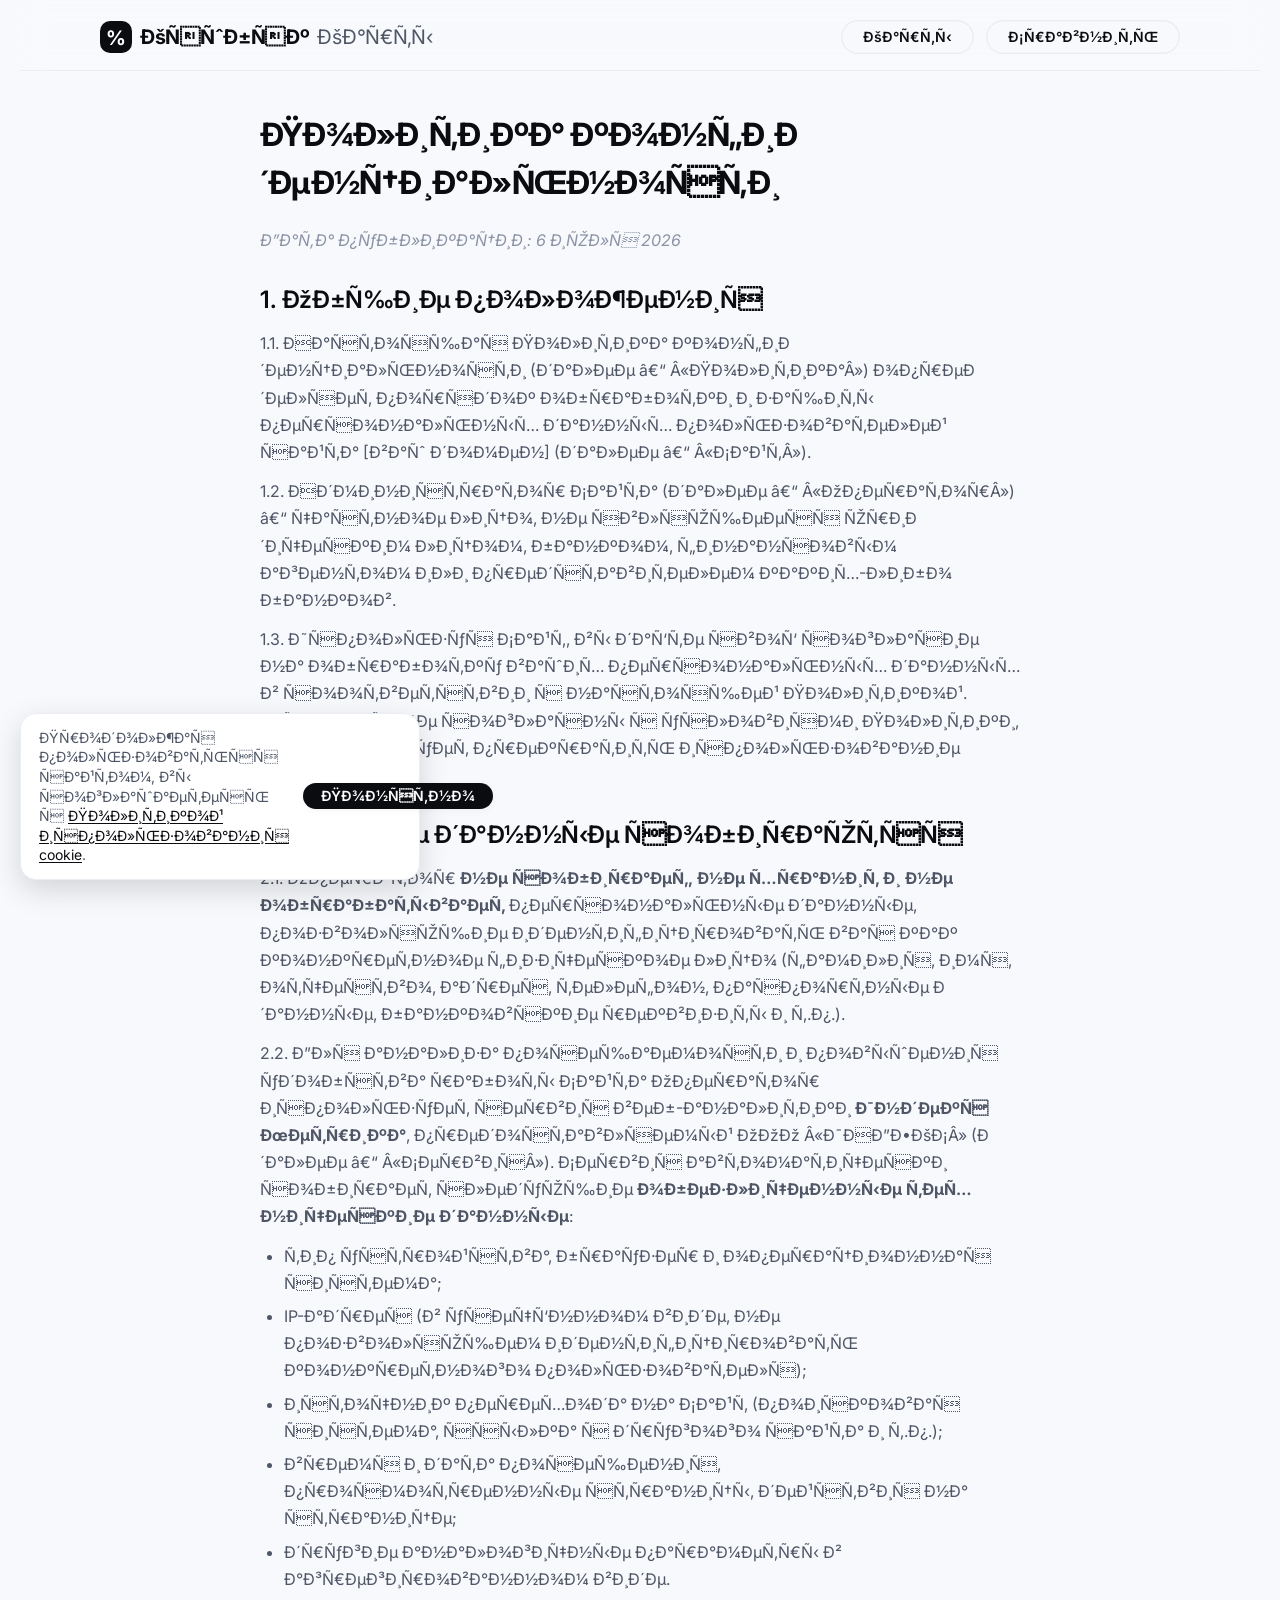
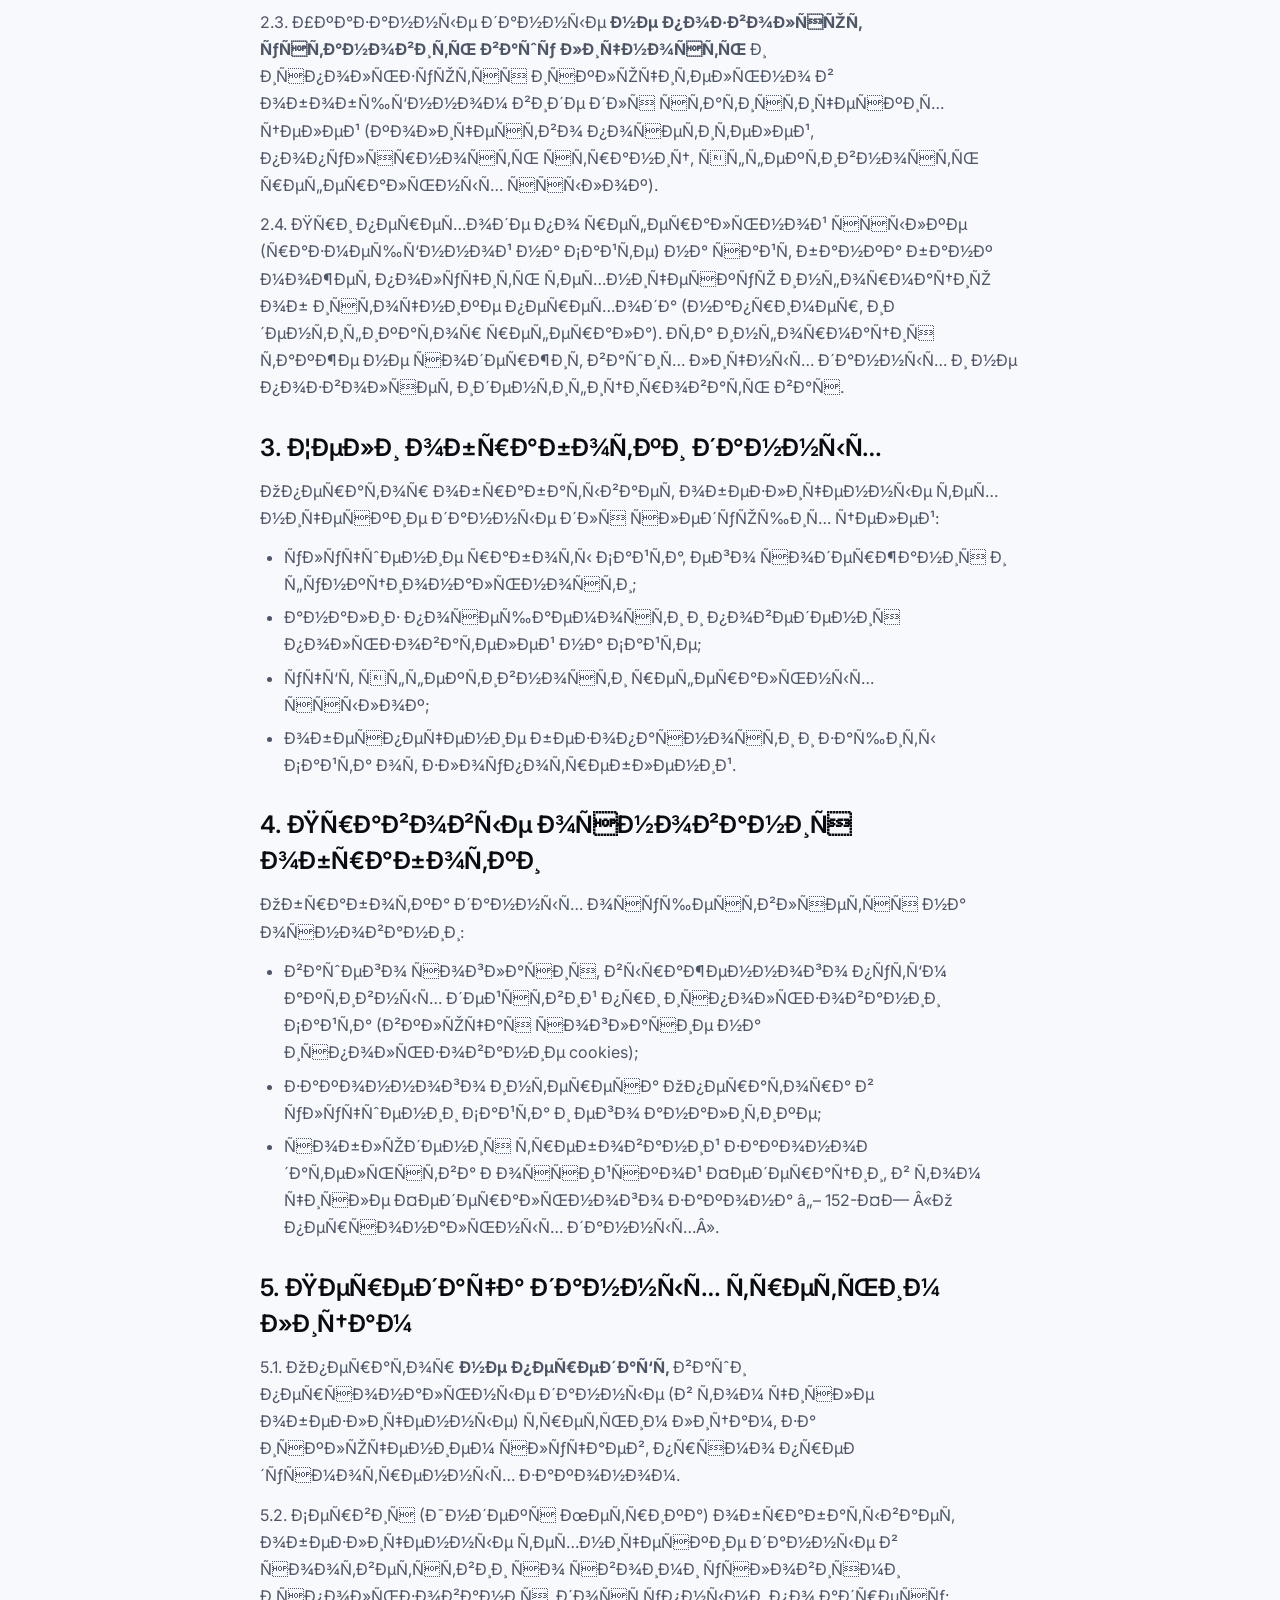
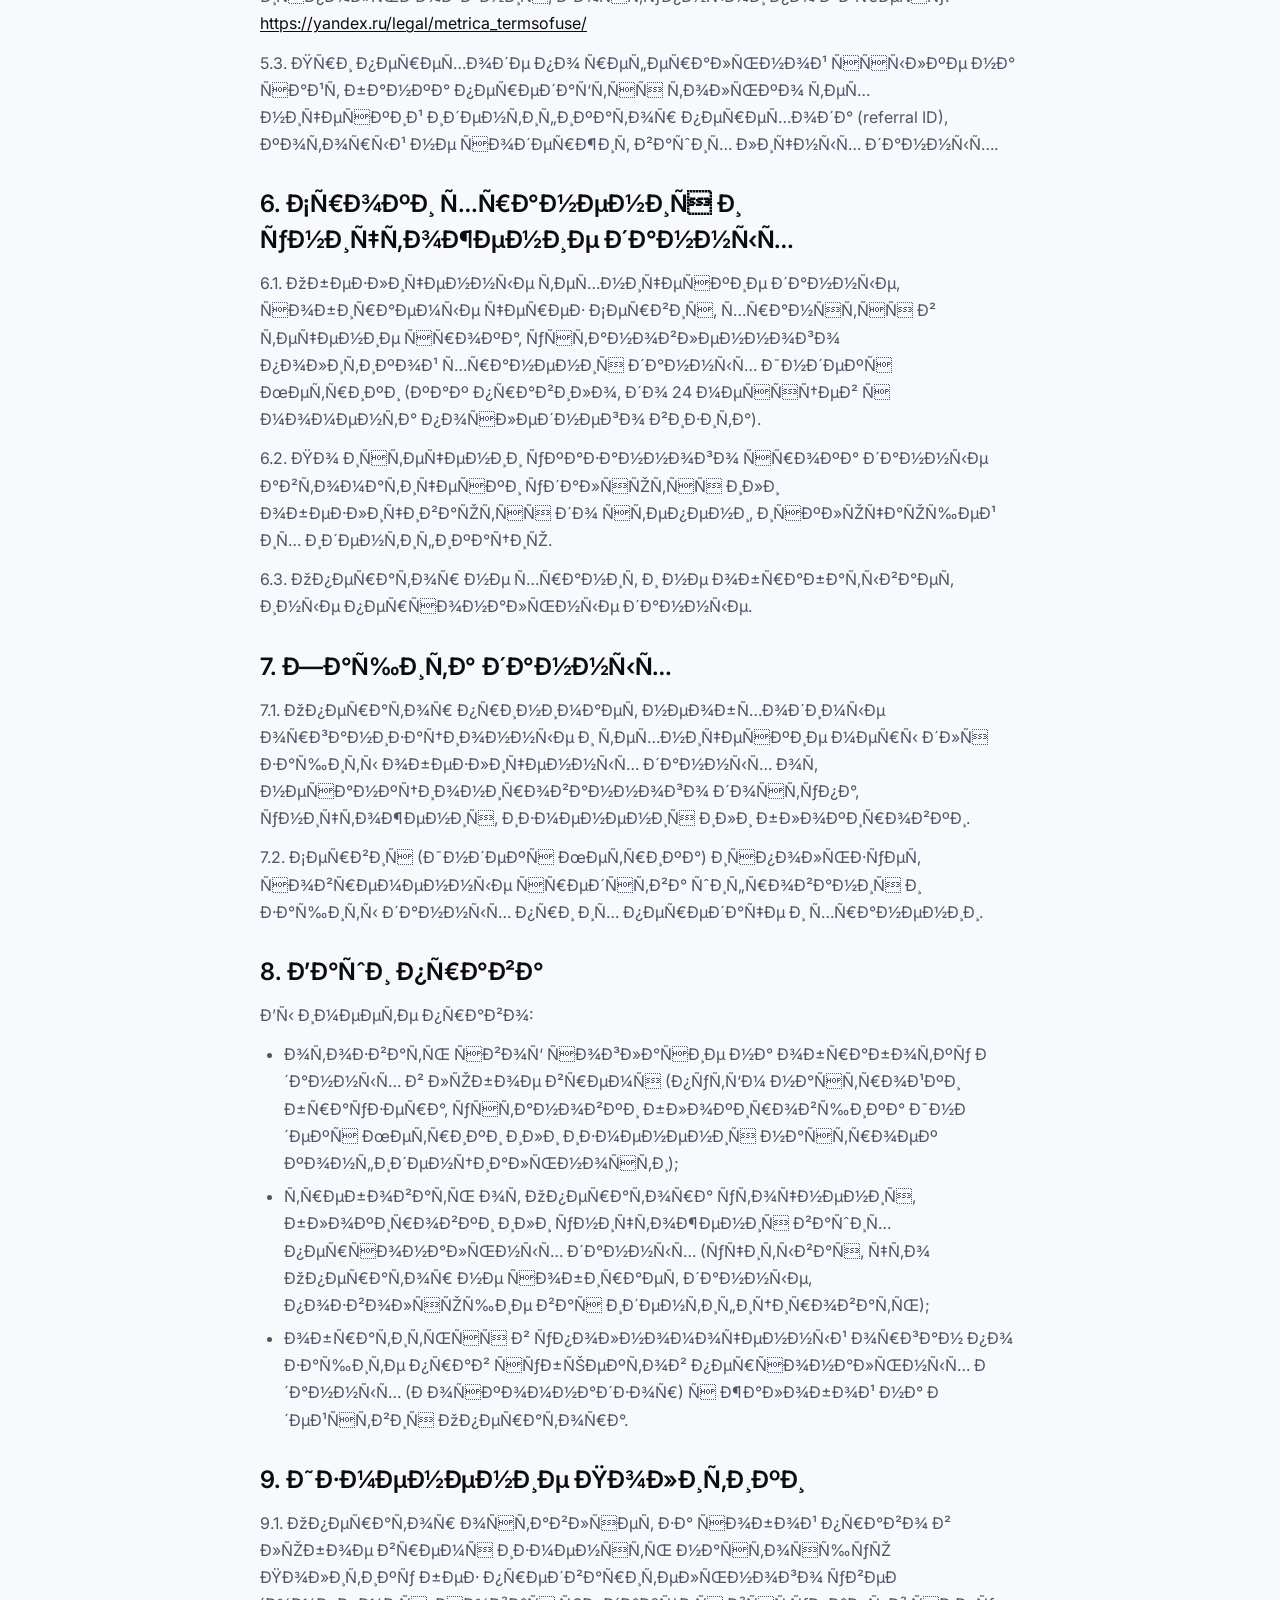
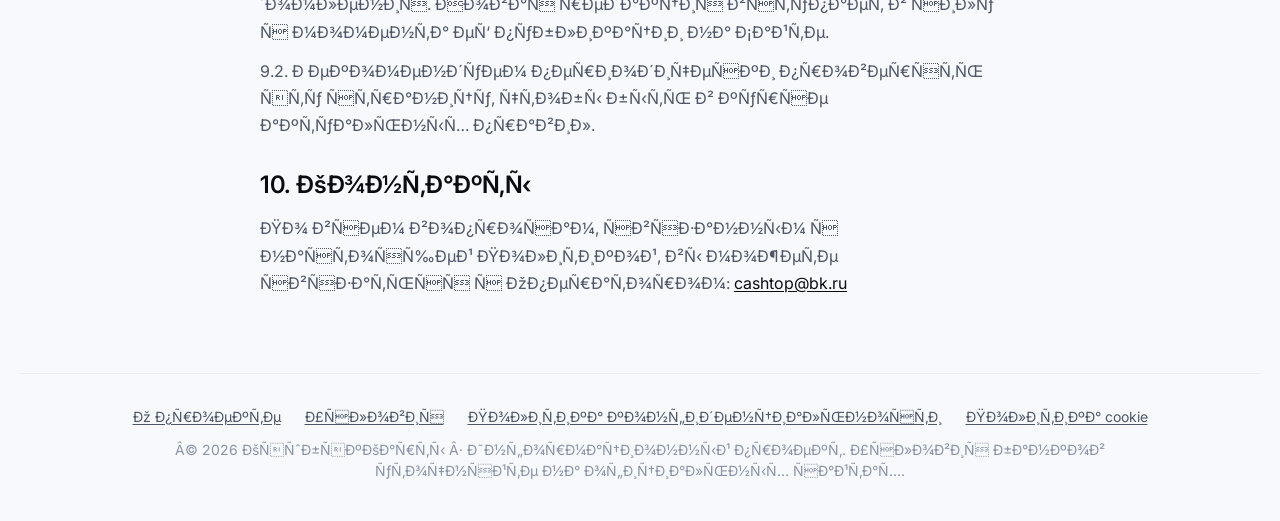
<file: privacy.html>
<!DOCTYPE html>
<html lang="ru">
<head>

    <!-- Yandex.Metrika counter -->
    <script type="text/javascript">
        (function(m,e,t,r,i,k,a){
            m[i]=m[i]||function(){(m[i].a=m[i].a||[]).push(arguments)};
            m[i].l=1*new Date();
            for (var j = 0; j < document.scripts.length; j++) {if (document.scripts[j].src === r) { return; }}
            k=e.createElement(t),a=e.getElementsByTagName(t)[0],k.async=1,k.src=r,a.parentNode.insertBefore(k,a)
        })(window, document,'script','https://mc.yandex.ru/metrika/tag.js?id=110463115', 'ym');
    
        ym(110463115, 'init', {ssr:true, webvisor:true, clickmap:true, ecommerce:"dataLayer", referrer: document.referrer, url: location.href, accurateTrackBounce:true, trackLinks:true});
    </script>
    <noscript><div><img src="https://mc.yandex.ru/watch/110463115" style="position:absolute; left:-9999px;" alt="" /></div></noscript>
    <!-- /Yandex.Metrika counter -->

    <!-- Управление индексацией -->
    <meta name="robots" content="index, follow">
    
    <!-- Канонический URL (основной адрес страницы, защита от дублей) -->
    <link rel="canonical" href="https://cash-top.ru/privacy.html">
    
    <!-- Open Graph (для соцсетей) -->
    <meta property="og:locale" content="ru_RU">
    <meta property="og:type" content="website">
    <meta property="og:site_name" content="КэшбэкКарты">
    <meta property="og:url" content="https://cash-top.ru/privacy.html">
    <!-- Картинка для соцсетей (общая для всех страниц, либо своя для каждой) -->
    <meta property="og:image" content="https://cash-top.ru/og-image-1200x630.png">
    <meta property="og:image:width" content="1200">
    <meta property="og:image:height" content="630">
    
    <meta charset="UTF-8" />
    <meta name="viewport" content="width=device-width, initial-scale=1.0" />
    <title>Политика конфиденциальности – КэшбэкКарты</title>
    <meta name="description" content="Как мы обрабатываем ваши данные: сбор обезличенной статистики через Яндекс Метрику, файлы cookie, безопасность и ваши права." />
    <link rel="stylesheet" href="https://cdnjs.cloudflare.com/ajax/libs/font-awesome/6.0.0-beta3/css/all.min.css" />
    <link rel="preconnect" href="https://fonts.googleapis.com" />
    <link rel="preconnect" href="https://fonts.gstatic.com" crossorigin />
    <link href="https://fonts.googleapis.com/css2?family=Inter:opsz,wght@14..32,400;14..32,500;14..32,600;14..32,700&display=swap" rel="stylesheet" />
    <link rel="stylesheet" href="styles.css" />

    <!-- Базовый фавикон -->
    <link rel="icon" type="image/x-icon" href="/favicon.ico">
    <link rel="icon" type="image/svg+xml" href="/favicon.svg">
    
    <!-- Для современных браузеров -->
    <link rel="icon" type="image/png" sizes="32x32" href="/favicon-32x32.png">
    <link rel="icon" type="image/png" sizes="16x16" href="/favicon-16x16.png">
    
    <!-- Для iOS (Apple Touch Icon) -->
    <link rel="apple-touch-icon" sizes="180x180" href="/apple-touch-icon.png">
    
    <!-- Для Android Chrome (PWA) -->
    <link rel="manifest" href="/site.webmanifest">
    
    <!-- Цвет темы в браузере (опционально) -->
    <meta name="theme-color" content="#0b0c10">
    
</head>
<body>

    <!-- ===== HEADER ===== -->
    <header class="header">
        <div class="container">
            <a href="index.html" class="logo">
                <svg width="32" height="32" viewBox="0 0 32 32" fill="none" xmlns="http://www.w3.org/2000/svg">
                    <rect width="32" height="32" rx="10" fill="#0b0c10" />
                    <text x="50%" y="52%" dominant-baseline="central" text-anchor="middle" fill="#fff" font-size="20" font-weight="700" font-family="Inter, sans-serif">%</text>
                </svg>
                Кэшбэк<span>Карты</span>
            </a>
            <div class="header-actions">
                <a href="index.html#cards" class="btn btn-sm btn-outline">Карты</a>
                <a href="index.html#compare" class="btn btn-sm btn-outline">Сравнить</a>
            </div>
        </div>
    </header>

    <!-- ===== MAIN CONTENT ===== -->
    <main class="content-page">
        <h1>Политика конфиденциальности</h1>
        <p><em>Дата публикации: 6 июля 2026</em></p>

        <h2>1. Общие положения</h2>
        <p>1.1. Настоящая Политика конфиденциальности (далее – «Политика») определяет порядок обработки и защиты персональных данных пользователей сайта [ваш домен] (далее – «Сайт»).</p>
        <p>1.2. Администратор Сайта (далее – «Оператор») – частное лицо, не являющееся юридическим лицом, банком, финансовым агентом или представителем каких-либо банков.</p>
        <p>1.3. Используя Сайт, вы даёте своё согласие на обработку ваших персональных данных в соответствии с настоящей Политикой. Если вы не согласны с условиями Политики, вам следует прекратить использование Сайта.</p>

        <h2>2. Какие данные собираются</h2>
        <p>2.1. Оператор <strong>не собирает, не хранит и не обрабатывает</strong> персональные данные, позволяющие идентифицировать вас как конкретное физическое лицо (фамилия, имя, отчество, адрес, телефон, паспортные данные, банковские реквизиты и т.п.).</p>
        <p>2.2. Для анализа посещаемости и повышения удобства работы Сайта Оператор использует сервис веб-аналитики <strong>Яндекс Метрика</strong>, предоставляемый ООО «ЯНДЕКС» (далее – «Сервис»). Сервис автоматически собирает следующие <strong>обезличенные технические данные</strong>:</p>
        <ul>
            <li>тип устройства, браузер и операционная система;</li>
            <li>IP-адрес (в усечённом виде, не позволяющем идентифицировать конкретного пользователя);</li>
            <li>источник перехода на Сайт (поисковая система, ссылка с другого сайта и т.п.);</li>
            <li>время и дата посещения, просмотренные страницы, действия на странице;</li>
            <li>другие аналогичные параметры в агрегированном виде.</li>
        </ul>
        <p>2.3. Указанные данные <strong>не позволяют установить вашу личность</strong> и используются исключительно в обобщённом виде для статистических целей (количество посетителей, популярность страниц, эффективность реферальных ссылок).</p>
        <p>2.4. При переходе по реферальной ссылке (размещённой на Сайте) на сайт банка банк может получить техническую информацию об источнике перехода (например, идентификатор реферала). Эта информация также не содержит ваших личных данных и не позволяет идентифицировать вас.</p>

        <h2>3. Цели обработки данных</h2>
        <p>Оператор обрабатывает обезличенные технические данные для следующих целей:</p>
        <ul>
            <li>улучшение работы Сайта, его содержания и функциональности;</li>
            <li>анализ посещаемости и поведения пользователей на Сайте;</li>
            <li>учёт эффективности реферальных ссылок;</li>
            <li>обеспечение безопасности и защиты Сайта от злоупотреблений.</li>
        </ul>

        <h2>4. Правовые основания обработки</h2>
        <p>Обработка данных осуществляется на основании:</p>
        <ul>
            <li>вашего согласия, выраженного путём активных действий при использовании Сайта (включая согласие на использование cookies);</li>
            <li>законного интереса Оператора в улучшении Сайта и его аналитике;</li>
            <li>соблюдения требований законодательства Российской Федерации, в том числе Федерального закона № 152-ФЗ «О персональных данных».</li>
        </ul>

        <h2>5. Передача данных третьим лицам</h2>
        <p>5.1. Оператор <strong>не передаёт</strong> ваши персональные данные (в том числе обезличенные) третьим лицам, за исключением случаев, прямо предусмотренных законом.</p>
        <p>5.2. Сервис (Яндекс Метрика) обрабатывает обезличенные технические данные в соответствии со своими условиями использования, доступными по адресу: <a href="https://yandex.ru/legal/metrica_termsofuse/" target="_blank">https://yandex.ru/legal/metrica_termsofuse/</a></p>
        <p>5.3. При переходе по реферальной ссылке на сайт банка передаётся только технический идентификатор перехода (referral ID), который не содержит ваших личных данных.</p>

        <h2>6. Сроки хранения и уничтожение данных</h2>
        <p>6.1. Обезличенные технические данные, собираемые через Сервис, хранятся в течение срока, установленного политикой хранения данных Яндекс Метрики (как правило, до 24 месяцев с момента последнего визита).</p>
        <p>6.2. По истечении указанного срока данные автоматически удаляются или обезличиваются до степени, исключающей их идентификацию.</p>
        <p>6.3. Оператор не хранит и не обрабатывает иные персональные данные.</p>

        <h2>7. Защита данных</h2>
        <p>7.1. Оператор принимает необходимые организационные и технические меры для защиты обезличенных данных от несанкционированного доступа, уничтожения, изменения или блокировки.</p>
        <p>7.2. Сервис (Яндекс Метрика) использует современные средства шифрования и защиты данных при их передаче и хранении.</p>

        <h2>8. Ваши права</h2>
        <p>Вы имеете право:</p>
        <ul>
            <li>отозвать своё согласие на обработку данных в любое время (путём настройки браузера, установки блокировщика Яндекс Метрики или изменения настроек конфиденциальности);</li>
            <li>требовать от Оператора уточнения, блокировки или уничтожения ваших персональных данных (учитывая, что Оператор не собирает данные, позволяющие вас идентифицировать);</li>
            <li>обратиться в уполномоченный орган по защите прав субъектов персональных данных (Роскомнадзор) с жалобой на действия Оператора.</li>
        </ul>

        <h2>9. Изменение Политики</h2>
        <p>9.1. Оператор оставляет за собой право в любое время изменять настоящую Политику без предварительного уведомления. Новая редакция вступает в силу с момента её публикации на Сайте.</p>
        <p>9.2. Рекомендуем периодически проверять эту страницу, чтобы быть в курсе актуальных правил.</p>

        <h2>10. Контакты</h2>
        <p>По всем вопросам, связанным с настоящей Политикой, вы можете связаться с Оператором: <a href="mailto:cashtop@bk.ru">cashtop@bk.ru</a></p>
    </main>

    <!-- ===== FOOTER ===== -->
    <footer class="footer">
        <div class="container">
            <div class="footer-links">
                <a href="about.html">О проекте</a>
                <a href="terms.html">Условия</a>
                <a href="privacy.html">Политика конфиденциальности</a>
                <a href="cookies.html">Политика cookie</a>
            </div>
            <p>© 2026 КэшбэкКарты · Информационный проект. Условия банков уточняйте на официальных сайтах.</p>
        </div>
    </footer>

    <!-- ===== COOKIE BANNER ===== -->
    <div id="cookieBanner" class="cookie-banner">
        <p>
            Продолжая пользоваться сайтом, вы соглашаетесь с
            <a href="cookies.html">Политикой использования cookie</a>.
        </p>
        <button class="btn" id="acceptCookies">Понятно</button>
    </div>

    <script>
        (function() {
            const banner = document.getElementById('cookieBanner');
            const acceptBtn = document.getElementById('acceptCookies');
            if (localStorage.getItem('cookieConsent') === 'accepted') {
                banner.classList.remove('show');
            } else {
                banner.classList.add('show');
            }
            acceptBtn.addEventListener('click', function() {
                localStorage.setItem('cookieConsent', 'accepted');
                banner.classList.remove('show');
            });
        })();
    </script>

</body>
</html>
</file>
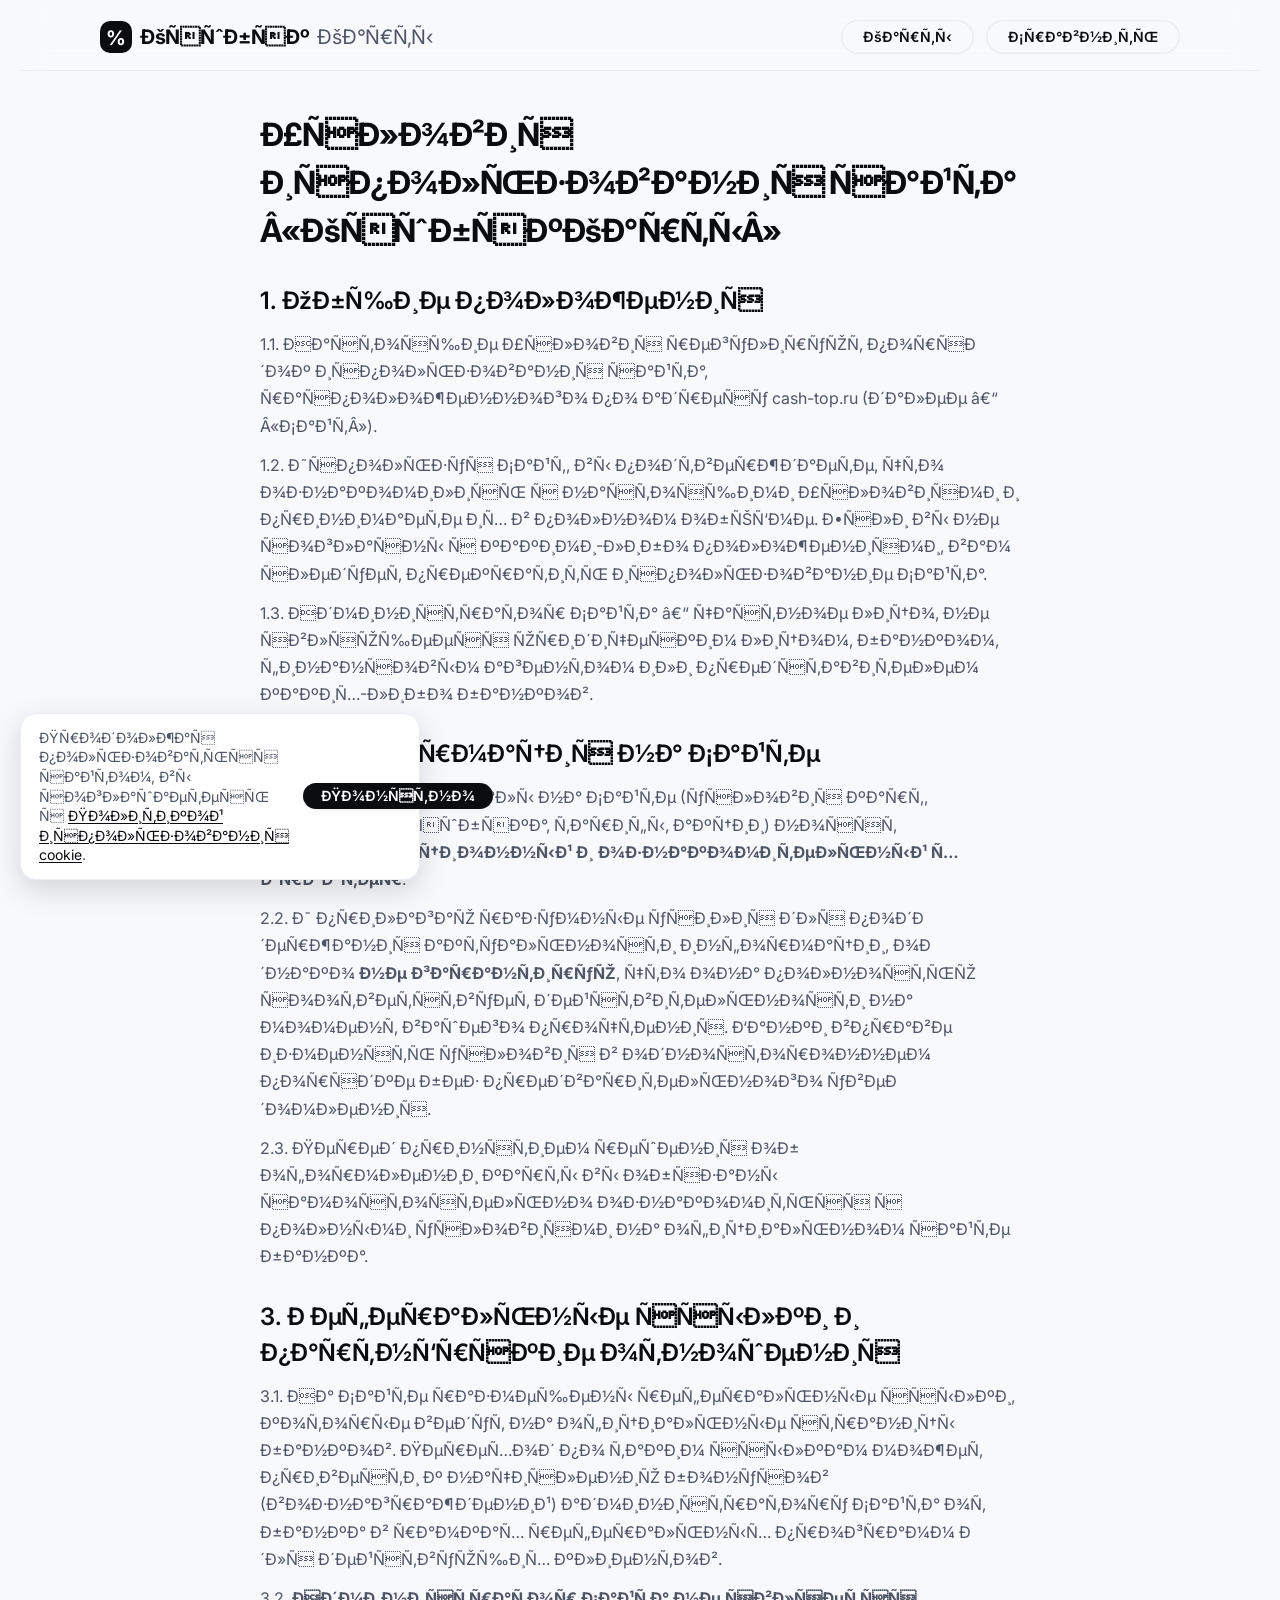
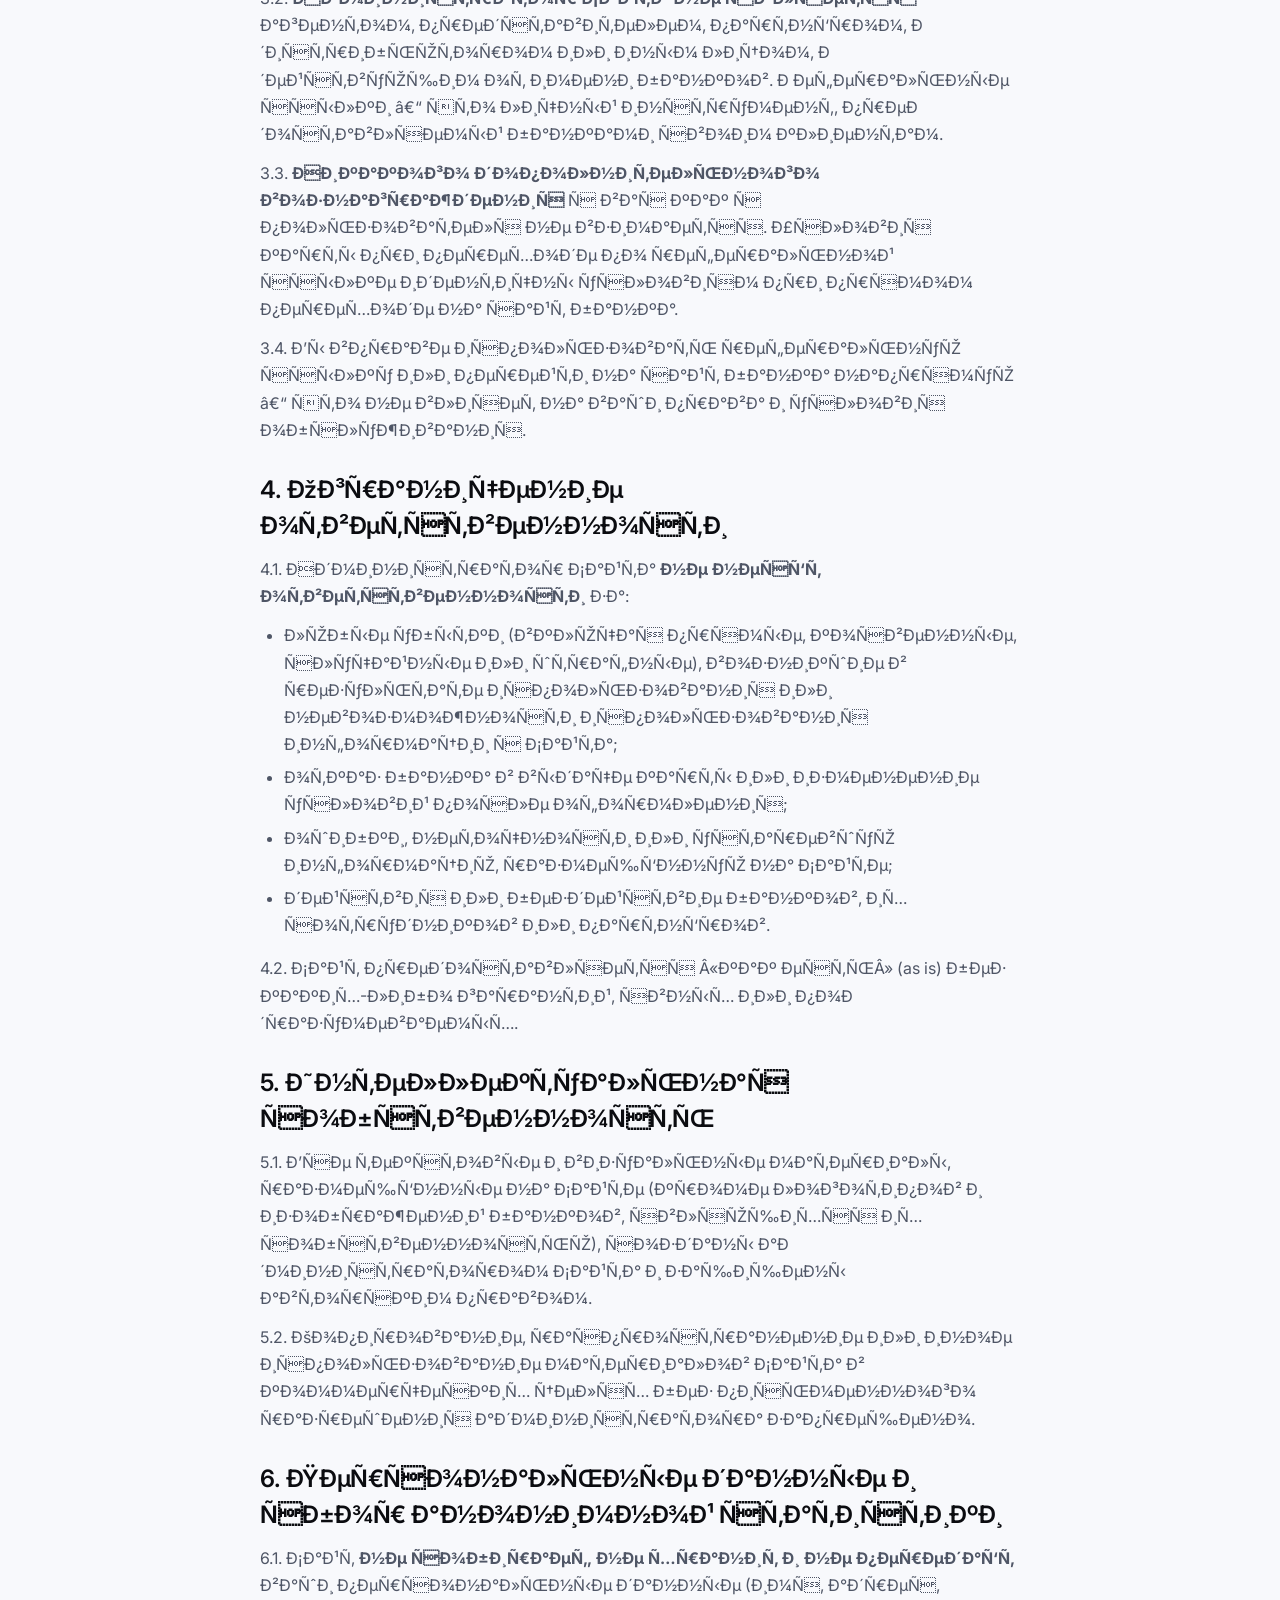
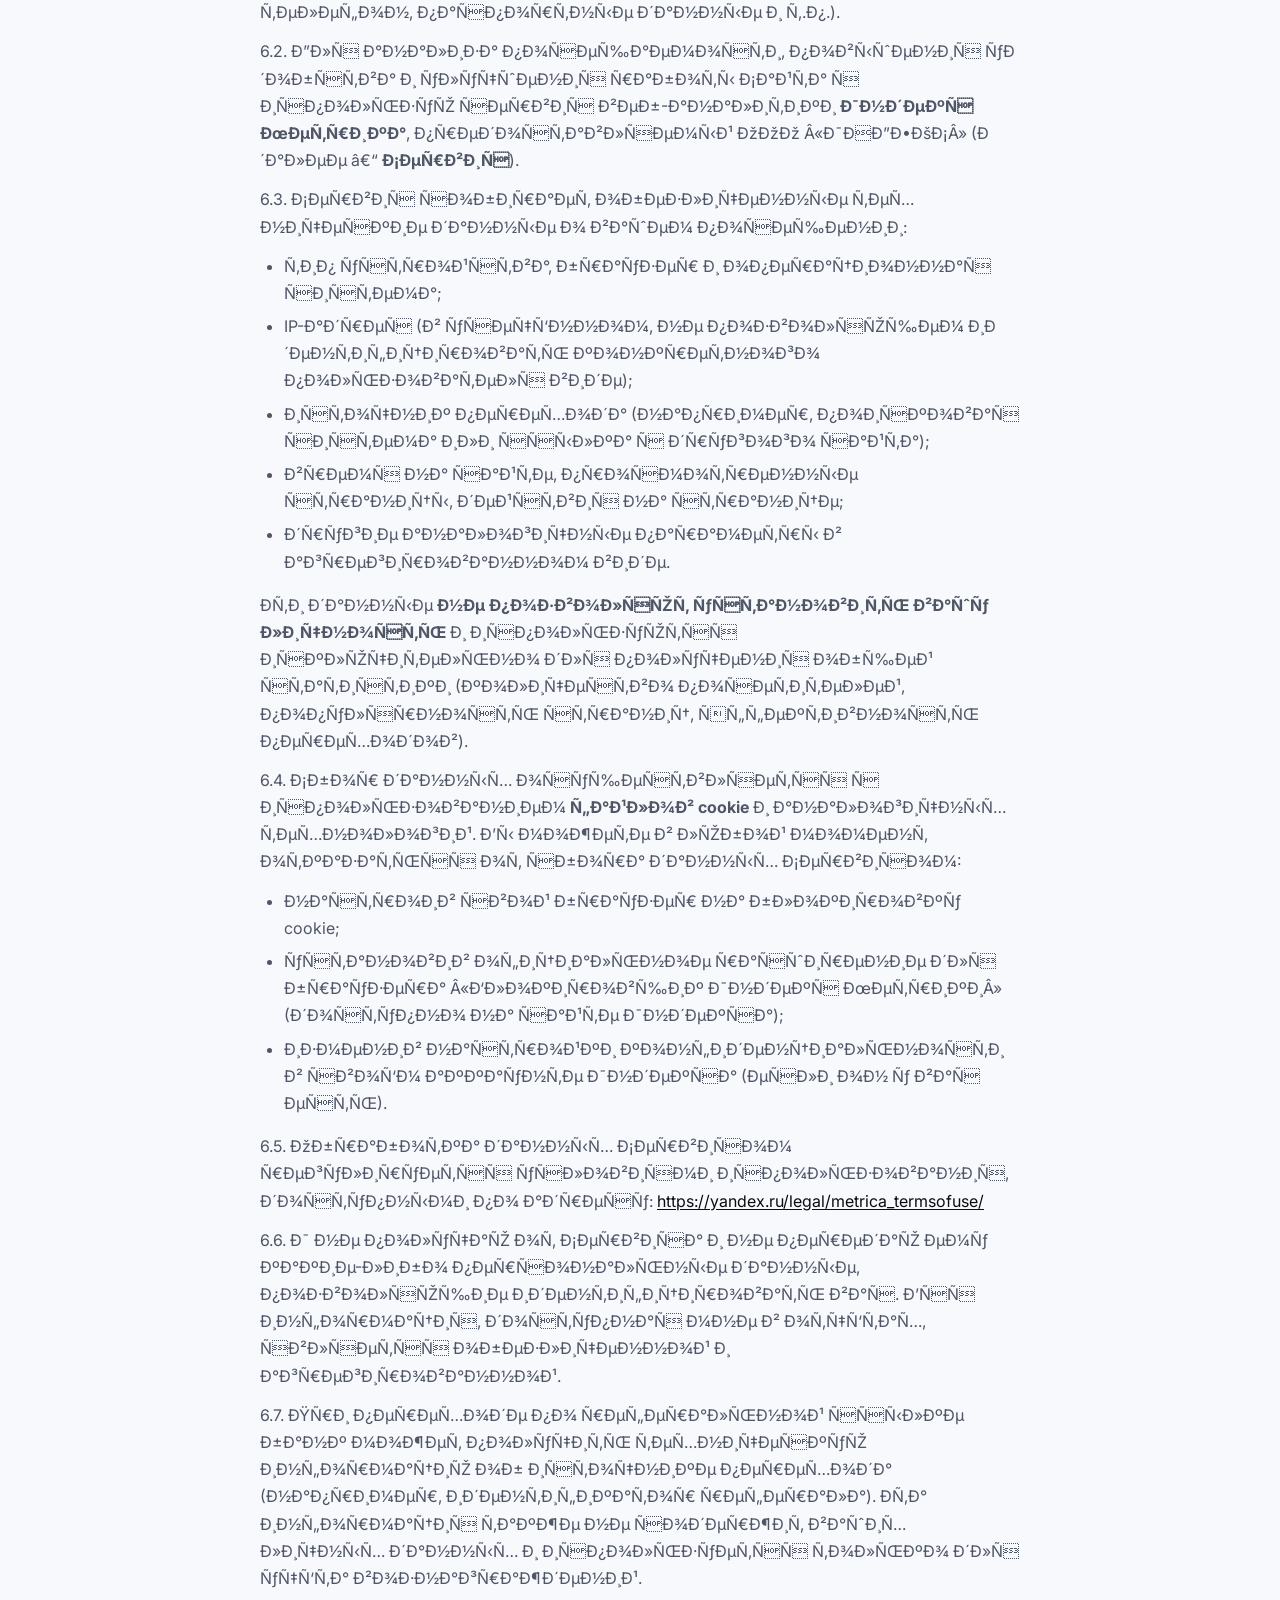
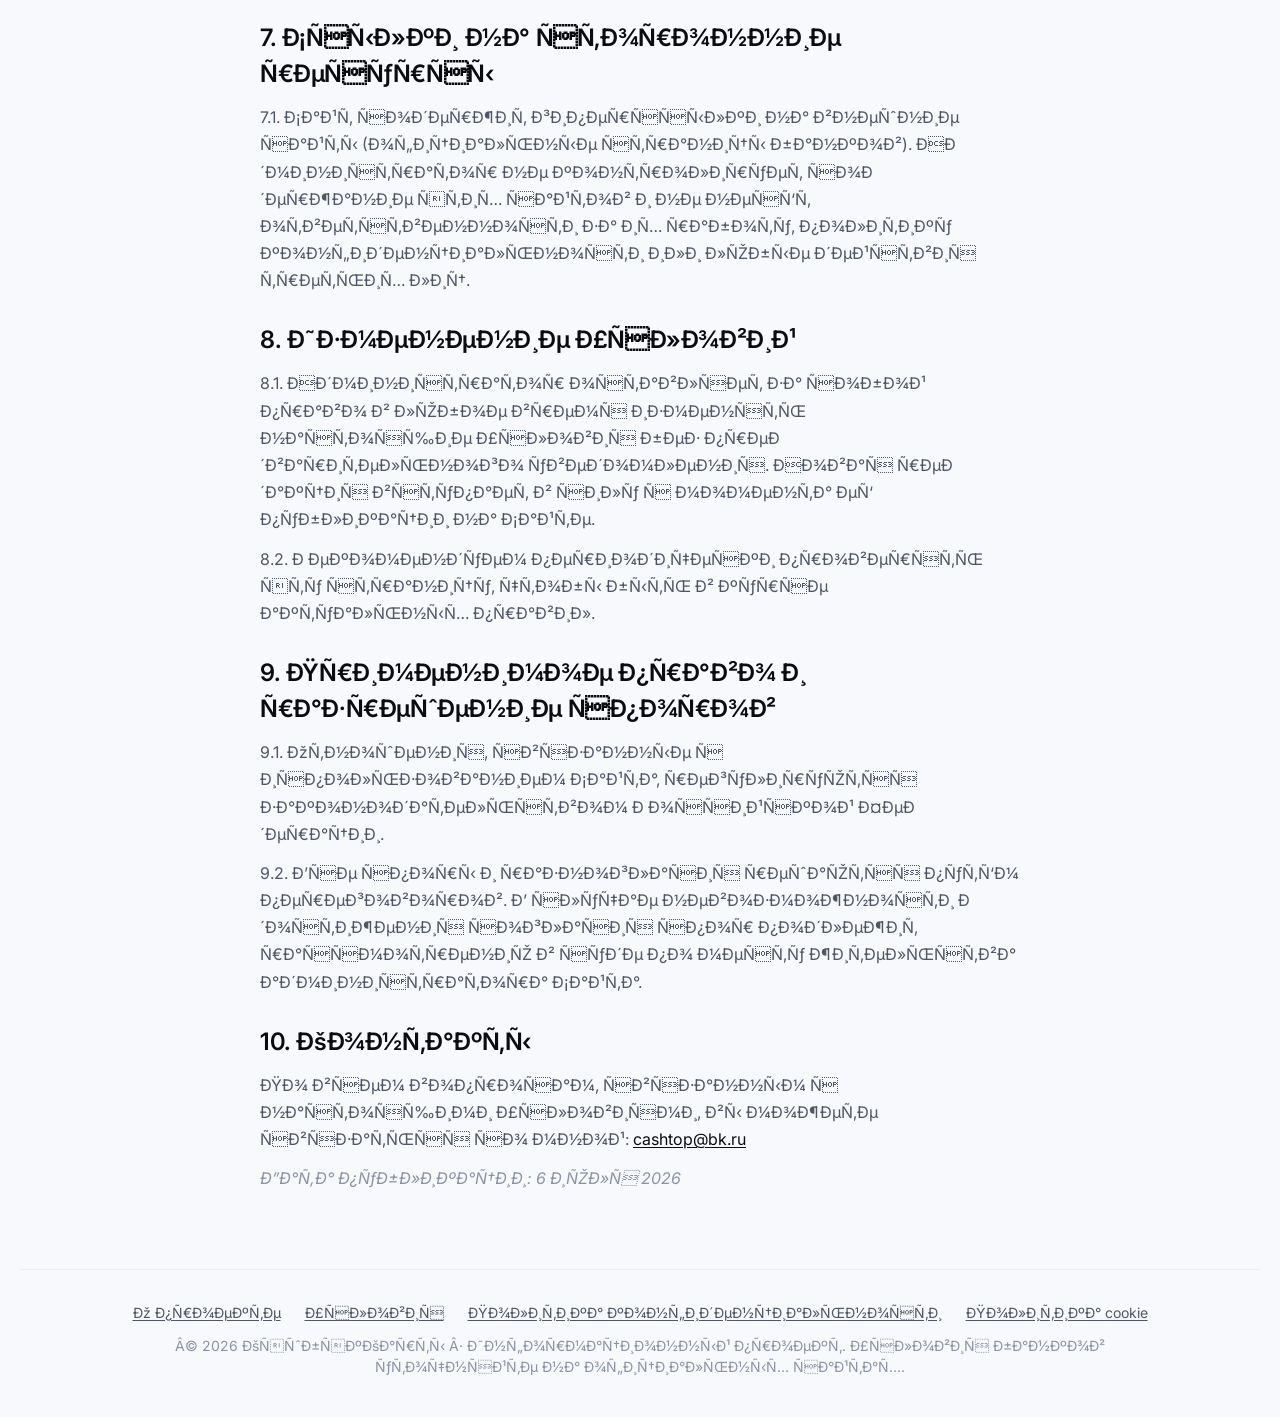
<file: terms.html>
<!DOCTYPE html>
<html lang="ru">
<head>

    <!-- Yandex.Metrika counter -->
    <script type="text/javascript">
        (function(m,e,t,r,i,k,a){
            m[i]=m[i]||function(){(m[i].a=m[i].a||[]).push(arguments)};
            m[i].l=1*new Date();
            for (var j = 0; j < document.scripts.length; j++) {if (document.scripts[j].src === r) { return; }}
            k=e.createElement(t),a=e.getElementsByTagName(t)[0],k.async=1,k.src=r,a.parentNode.insertBefore(k,a)
        })(window, document,'script','https://mc.yandex.ru/metrika/tag.js?id=110463115', 'ym');
    
        ym(110463115, 'init', {ssr:true, webvisor:true, clickmap:true, ecommerce:"dataLayer", referrer: document.referrer, url: location.href, accurateTrackBounce:true, trackLinks:true});
    </script>
    <noscript><div><img src="https://mc.yandex.ru/watch/110463115" style="position:absolute; left:-9999px;" alt="" /></div></noscript>
    <!-- /Yandex.Metrika counter -->

    <!-- Управление индексацией -->
    <meta name="robots" content="index, follow">
    
    <!-- Канонический URL (основной адрес страницы, защита от дублей) -->
    <link rel="canonical" href="https://cash-top.ru/terms.html">
    
    <!-- Open Graph (для соцсетей) -->
    <meta property="og:locale" content="ru_RU">
    <meta property="og:type" content="website">
    <meta property="og:site_name" content="КэшбэкКарты">
    <meta property="og:url" content="https://cash-top.ru/terms.html">
    <!-- Картинка для соцсетей (общая для всех страниц, либо своя для каждой) -->
    <meta property="og:image" content="https://cash-top.ru/og-image-1200x630.png">
    <meta property="og:image:width" content="1200">
    <meta property="og:image:height" content="630">
    
    <meta charset="UTF-8" />
    <meta name="viewport" content="width=device-width, initial-scale=1.0" />
    <title>Условия использования – КэшбэкКарты</title>
    <meta name="description" content="Правила пользования сайтом КэшбэкКарты: реферальные ссылки, ограничение ответственности, политика обработки данных и интеллектуальная собственность." />
    <link rel="stylesheet" href="https://cdnjs.cloudflare.com/ajax/libs/font-awesome/6.0.0-beta3/css/all.min.css" />
    <link rel="preconnect" href="https://fonts.googleapis.com" />
    <link rel="preconnect" href="https://fonts.gstatic.com" crossorigin />
    <link href="https://fonts.googleapis.com/css2?family=Inter:opsz,wght@14..32,400;14..32,500;14..32,600;14..32,700&display=swap" rel="stylesheet" />
    <link rel="stylesheet" href="styles.css" />

    <!-- Базовый фавикон -->
    <link rel="icon" type="image/x-icon" href="/favicon.ico">
    <link rel="icon" type="image/svg+xml" href="/favicon.svg">
    
    <!-- Для современных браузеров -->
    <link rel="icon" type="image/png" sizes="32x32" href="/favicon-32x32.png">
    <link rel="icon" type="image/png" sizes="16x16" href="/favicon-16x16.png">
    
    <!-- Для iOS (Apple Touch Icon) -->
    <link rel="apple-touch-icon" sizes="180x180" href="/apple-touch-icon.png">
    
    <!-- Для Android Chrome (PWA) -->
    <link rel="manifest" href="/site.webmanifest">
    
    <!-- Цвет темы в браузере (опционально) -->
    <meta name="theme-color" content="#0b0c10">
    
</head>
<body>

    <!-- ===== HEADER ===== -->
    <header class="header">
        <div class="container">
            <a href="index.html" class="logo">
                <svg width="32" height="32" viewBox="0 0 32 32" fill="none" xmlns="http://www.w3.org/2000/svg">
                    <rect width="32" height="32" rx="10" fill="#0b0c10" />
                    <text x="50%" y="52%" dominant-baseline="central" text-anchor="middle" fill="#fff" font-size="20" font-weight="700" font-family="Inter, sans-serif">%</text>
                </svg>
                Кэшбэк<span>Карты</span>
            </a>
            <div class="header-actions">
                <a href="index.html#cards" class="btn btn-sm btn-outline">Карты</a>
                <a href="index.html#compare" class="btn btn-sm btn-outline">Сравнить</a>
            </div>
        </div>
    </header>

    <!-- ===== MAIN CONTENT ===== -->
    <main class="content-page">
        <h1>Условия использования сайта «КэшбэкКарты»</h1>

        <h2>1. Общие положения</h2>
        <p>1.1. Настоящие Условия регулируют порядок использования сайта, расположенного по адресу cash-top.ru (далее – «Сайт»).</p>
        <p>1.2. Используя Сайт, вы подтверждаете, что ознакомились с настоящими Условиями и принимаете их в полном объёме. Если вы не согласны с какими-либо положениями, вам следует прекратить использование Сайта.</p>
        <p>1.3. Администратор Сайта – частное лицо, не являющееся юридическим лицом, банком, финансовым агентом или представителем каких-либо банков.</p>

        <h2>2. Информация на Сайте</h2>
        <p>2.1. Все материалы на Сайте (условия карт, размер кэшбэка, тарифы, акции) носят <strong>информационный и ознакомительный характер</strong>.</p>
        <p>2.2. Я прилагаю разумные усилия для поддержания актуальности информации, однако <strong>не гарантирую</strong>, что она полностью соответствует действительности на момент вашего прочтения. Банки вправе изменять условия в одностороннем порядке без предварительного уведомления.</p>
        <p>2.3. Перед принятием решения об оформлении карты вы обязаны самостоятельно ознакомиться с полными условиями на официальном сайте банка.</p>

        <h2>3. Реферальные ссылки и партнёрские отношения</h2>
        <p>3.1. На Сайте размещены реферальные ссылки, которые ведут на официальные страницы банков. Переход по таким ссылкам может привести к начислению бонусов (вознаграждений) администратору Сайта от банка в рамках реферальных программ для действующих клиентов.</p>
        <p>3.2. <strong>Администратор Сайта не является</strong> агентом, представителем, партнёром, дистрибьютором или иным лицом, действующим от имени банков. Реферальные ссылки – это личный инструмент, предоставляемый банками своим клиентам.</p>
        <p>3.3. <strong>Никакого дополнительного вознаграждения</strong> с вас как с пользователя не взимается. Условия карты при переходе по реферальной ссылке идентичны условиям при прямом переходе на сайт банка.</p>
        <p>3.4. Вы вправе использовать реферальную ссылку или перейти на сайт банка напрямую – это не влияет на ваши права и условия обслуживания.</p>

        <h2>4. Ограничение ответственности</h2>
        <p>4.1. Администратор Сайта <strong>не несёт ответственности</strong> за:</p>
        <ul>
            <li>любые убытки (включая прямые, косвенные, случайные или штрафные), возникшие в результате использования или невозможности использования информации с Сайта;</li>
            <li>отказ банка в выдаче карты или изменение условий после оформления;</li>
            <li>ошибки, неточности или устаревшую информацию, размещённую на Сайте;</li>
            <li>действия или бездействие банков, их сотрудников или партнёров.</li>
        </ul>
        <p>4.2. Сайт предоставляется «как есть» (as is) без каких-либо гарантий, явных или подразумеваемых.</p>

        <h2>5. Интеллектуальная собственность</h2>
        <p>5.1. Все текстовые и визуальные материалы, размещённые на Сайте (кроме логотипов и изображений банков, являющихся их собственностью), созданы администратором Сайта и защищены авторским правом.</p>
        <p>5.2. Копирование, распространение или иное использование материалов Сайта в коммерческих целях без письменного разрешения администратора запрещено.</p>

        <h2>6. Персональные данные и сбор анонимной статистики</h2>
        <p>6.1. Сайт <strong>не собирает, не хранит и не передаёт</strong> ваши персональные данные (имя, адрес, телефон, паспортные данные и т.п.).</p>
        <p>6.2. Для анализа посещаемости, повышения удобства и улучшения работы Сайта я использую сервис веб-аналитики <strong>Яндекс Метрика</strong>, предоставляемый ООО «ЯНДЕКС» (далее – <strong>Сервис</strong>).</p>
        <p>6.3. Сервис собирает обезличенные технические данные о вашем посещении:</p>
        <ul>
            <li>тип устройства, браузер и операционная система;</li>
            <li>IP-адрес (в усечённом, не позволяющем идентифицировать конкретного пользователя виде);</li>
            <li>источник перехода (например, поисковая система или ссылка с другого сайта);</li>
            <li>время на сайте, просмотренные страницы, действия на странице;</li>
            <li>другие аналогичные параметры в агрегированном виде.</li>
        </ul>
        <p>Эти данные <strong>не позволяют установить вашу личность</strong> и используются исключительно для получения общей статистики (количество посетителей, популярность страниц, эффективность переходов).</p>
        <p>6.4. Сбор данных осуществляется с использованием <strong>файлов cookie</strong> и аналогичных технологий. Вы можете в любой момент отказаться от сбора данных Сервисом:</p>
        <ul>
            <li>настроив свой браузер на блокировку cookie;</li>
            <li>установив официальное расширение для браузера «Блокировщик Яндекс Метрики» (доступно на сайте Яндекса);</li>
            <li>изменив настройки конфиденциальности в своём аккаунте Яндекса (если он у вас есть).</li>
        </ul>
        <p>6.5. Обработка данных Сервисом регулируется условиями использования, доступными по адресу: <a href="https://yandex.ru/legal/metrica_termsofuse/" target="_blank">https://yandex.ru/legal/metrica_termsofuse/</a></p>
        <p>6.6. Я не получаю от Сервиса и не передаю ему какие-либо персональные данные, позволяющие идентифицировать вас. Вся информация, доступная мне в отчётах, является обезличенной и агрегированной.</p>
        <p>6.7. При переходе по реферальной ссылке банк может получить техническую информацию об источнике перехода (например, идентификатор реферала). Эта информация также не содержит ваших личных данных и используется только для учёта вознаграждений.</p>

        <h2>7. Ссылки на сторонние ресурсы</h2>
        <p>7.1. Сайт содержит гиперссылки на внешние сайты (официальные страницы банков). Администратор не контролирует содержание этих сайтов и не несёт ответственности за их работу, политику конфиденциальности или любые действия третьих лиц.</p>

        <h2>8. Изменение Условий</h2>
        <p>8.1. Администратор оставляет за собой право в любое время изменять настоящие Условия без предварительного уведомления. Новая редакция вступает в силу с момента её публикации на Сайте.</p>
        <p>8.2. Рекомендуем периодически проверять эту страницу, чтобы быть в курсе актуальных правил.</p>

        <h2>9. Применимое право и разрешение споров</h2>
        <p>9.1. Отношения, связанные с использованием Сайта, регулируются законодательством Российской Федерации.</p>
        <p>9.2. Все споры и разногласия решаются путём переговоров. В случае невозможности достижения согласия спор подлежит рассмотрению в суде по месту жительства администратора Сайта.</p>

        <h2>10. Контакты</h2>
        <p>По всем вопросам, связанным с настоящими Условиями, вы можете связаться со мной: <a href="mailto:cashtop@bk.ru">cashtop@bk.ru</a></p>
        <p><em>Дата публикации: 6 июля 2026</em></p>
    </main>

    <!-- ===== FOOTER ===== -->
    <footer class="footer">
        <div class="container">
            <div class="footer-links">
                <a href="about.html">О проекте</a>
                <a href="terms.html">Условия</a>
                <a href="privacy.html">Политика конфиденциальности</a>
                <a href="cookies.html">Политика cookie</a>
            </div>
            <p>© 2026 КэшбэкКарты · Информационный проект. Условия банков уточняйте на официальных сайтах.</p>
        </div>
    </footer>

    <!-- ===== COOKIE BANNER ===== -->
    <div id="cookieBanner" class="cookie-banner">
        <p>
            Продолжая пользоваться сайтом, вы соглашаетесь с
            <a href="cookies.html">Политикой использования cookie</a>.
        </p>
        <button class="btn" id="acceptCookies">Понятно</button>
    </div>

    <script>
        (function() {
            const banner = document.getElementById('cookieBanner');
            const acceptBtn = document.getElementById('acceptCookies');
            if (localStorage.getItem('cookieConsent') === 'accepted') {
                banner.classList.remove('show');
            } else {
                banner.classList.add('show');
            }
            acceptBtn.addEventListener('click', function() {
                localStorage.setItem('cookieConsent', 'accepted');
                banner.classList.remove('show');
            });
        })();
    </script>

</body>
</html>
</file>
<file: styles.css>
/* ===== RESET & BASE ===== */
*,
*::before,
*::after {
    box-sizing: border-box;
    margin: 0;
    padding: 0;
}

:root {
    --font: 'Inter', -apple-system, BlinkMacSystemFont, 'Segoe UI', Roboto, sans-serif;
    --bg: #f8f9fc;
    --surface: #ffffff;
    --surface-hover: #f0f2f6;
    --text-primary: #0b0c10;
    --text-secondary: #4f5666;
    --text-tertiary: #8b93a6;
    --border: #eaeef3;
    --shadow-sm: 0 2px 8px rgba(0, 0, 0, .04), 0 1px 2px rgba(0, 0, 0, .02);
    --shadow-md: 0 8px 30px rgba(0, 0, 0, .06), 0 2px 8px rgba(0, 0, 0, .02);
    --shadow-lg: 0 20px 60px rgba(0, 0, 0, .08), 0 8px 24px rgba(0, 0, 0, .02);
    --radius: 20px;
    --radius-sm: 12px;
    --radius-full: 60px;
    --max-width: 1120px;
    --transition: .25s ease;
}

html {
    -webkit-font-smoothing: antialiased;
    -moz-osx-font-smoothing: grayscale;
}

body {
    font-family: var(--font);
    background: var(--bg);
    color: var(--text-primary);
    line-height: 1.5;
    padding: 0 20px;
}

a {
    text-decoration: none;
    color: inherit;
}

img {
    display: block;
    max-width: 100%;
}

.container {
    max-width: var(--max-width);
    margin: 0 auto;
    padding: 0 20px;
}

/* ===== BUTTONS ===== */
.btn {
    display: inline-flex;
    align-items: center;
    justify-content: center;
    gap: 8px;
    padding: 14px 32px;
    font-family: var(--font);
    font-weight: 600;
    font-size: 16px;
    line-height: 1;
    border: none;
    border-radius: var(--radius-full);
    cursor: pointer;
    transition: var(--transition);
    background: var(--surface);
    color: var(--text-primary);
    box-shadow: var(--shadow-sm);
}

.btn-primary {
    background: #0b0c10;
    color: #fff;
    box-shadow: 0 4px 16px rgba(11, 12, 16, .12);
}
.btn-primary:hover {
    background: #1f2128;
    transform: translateY(-2px);
    box-shadow: 0 8px 28px rgba(11, 12, 16, .16);
}

.btn-tbank {
    background: #ffdd2d;
    color: #0b0c10;
    box-shadow: 0 4px 16px rgba(255, 221, 45, .3);
}
.btn-tbank:hover {
    background: #f5d020;
    transform: translateY(-2px);
    box-shadow: 0 8px 28px rgba(255, 221, 45, .35);
}

.btn-yandex {
    background: #fc3f1d;
    color: #fff;
    box-shadow: 0 4px 16px rgba(252, 63, 29, .25);
}
.btn-yandex:hover {
    background: #e63514;
    transform: translateY(-2px);
    box-shadow: 0 8px 28px rgba(252, 63, 29, .3);
}

.btn-alfa {
    background: #ef3124;
    color: #fff;
    box-shadow: 0 4px 16px rgba(239, 49, 36, .25);
}
.btn-alfa:hover {
    background: #d62b1f;
    transform: translateY(-2px);
    box-shadow: 0 8px 28px rgba(239, 49, 36, .3);
}

.btn-outline {
    background: transparent;
    color: var(--text-primary);
    box-shadow: inset 0 0 0 1.5px var(--border);
}
.btn-outline:hover {
    background: var(--surface-hover);
    box-shadow: inset 0 0 0 1.5px var(--text-tertiary);
}

.btn-block {
    width: 100%;
    justify-content: center;
}

.btn-sm {
    padding: 10px 22px;
    font-size: 14px;
}

/* ===== HEADER ===== */
.header {
    padding: 20px 0 16px;
    border-bottom: 1px solid var(--border);
    background: rgba(248, 249, 252, .7);
    backdrop-filter: blur(12px);
    -webkit-backdrop-filter: blur(12px);
    position: sticky;
    top: 0;
    z-index: 100;
}

.header .container {
    display: flex;
    align-items: center;
    justify-content: space-between;
}

.logo {
    display: flex;
    align-items: center;
    gap: 8px;
    font-weight: 700;
    font-size: 20px;
    letter-spacing: -0.3px;
}
.logo svg {
    flex-shrink: 0;
}
.logo span {
    color: var(--text-secondary);
    font-weight: 400;
}

.header-actions {
    display: flex;
    align-items: center;
    gap: 12px;
}

/* ===== HERO ===== */
.hero {
    padding: 48px 0 40px;
    text-align: center;
}

.hero h1 {
    font-size: clamp(38px, 7vw, 64px);
    font-weight: 700;
    letter-spacing: -1.5px;
    line-height: 1.08;
    max-width: 720px;
    margin: 0 auto 18px;
}

.hero h1 .highlight {
    background: linear-gradient(135deg, #f5b042, #fc3f1d);
    -webkit-background-clip: text;
    -webkit-text-fill-color: transparent;
    background-clip: text;
}

.hero p {
    font-size: 18px;
    color: var(--text-secondary);
    max-width: 560px;
    margin: 0 auto 32px;
    line-height: 1.6;
}

.hero-actions {
    display: flex;
    flex-wrap: wrap;
    align-items: center;
    justify-content: center;
    gap: 12px;
}

.hero-stats {
    display: flex;
    justify-content: center;
    gap: 40px;
    margin-top: 40px;
    padding-top: 32px;
    border-top: 1px solid var(--border);
}

.hero-stats-item {
    text-align: center;
}

.hero-stats-item .num {
    font-size: 28px;
    font-weight: 700;
    letter-spacing: -0.5px;
}

.hero-stats-item .label {
    font-size: 14px;
    color: var(--text-tertiary);
    margin-top: 2px;
}

/* ===== SECTION ===== */
.section {
    padding: 56px 0;
}

.section-header {
    text-align: center;
    max-width: 600px;
    margin: 0 auto 40px;
}

.section-header h2 {
    font-size: clamp(28px, 4vw, 38px);
    font-weight: 700;
    letter-spacing: -0.8px;
    margin-bottom: 10px;
}

.section-header p {
    color: var(--text-secondary);
    font-size: 17px;
    line-height: 1.6;
}

/* ===== CARDS GRID ===== */
.cards-grid {
    display: grid;
    grid-template-columns: repeat(auto-fit, minmax(280px, 1fr));
    gap: 24px;
}

.card-offer {
    background: var(--surface);
    border-radius: var(--radius);
    padding: 24px 24px 28px;
    box-shadow: var(--shadow-sm);
    transition: var(--transition);
    border: 1px solid transparent;
    display: flex;
    flex-direction: column;
}

.card-offer:hover {
    transform: translateY(-4px);
    box-shadow: var(--shadow-md);
    border-color: var(--border);
}

.card-offer .card-image {
    width: 100%;
    border-radius: var(--radius-sm);
    margin-bottom: 16px;
    background: #f0f2f6;
    display: flex;
    align-items: center;
    justify-content: center;
    overflow: hidden;
    aspect-ratio: 1.6 / 1;
}

.card-offer .card-image img {
    width: 100%;
    height: 100%;
    object-fit: contain;
}

.card-offer .brand {
    display: flex;
    align-items: center;
    gap: 10px;
    margin-bottom: 12px;
}

.card-offer .brand-icon {
    width: 40px;
    height: 40px;
    flex-shrink: 0;
    border-radius: 8px;
    overflow: hidden;
    display: flex;
    align-items: center;
    justify-content: center;
}

.card-offer .brand-icon img {
    width: 100%;
    height: 100%;
    object-fit: contain;
}

.card-offer .brand-name {
    font-weight: 600;
    font-size: 18px;
}

.card-offer .badge {
    font-size: 12px;
    font-weight: 600;
    background: #fef3c7;
    color: #b45309;
    padding: 4px 12px;
    border-radius: var(--radius-full);
    margin-left: auto;
    white-space: nowrap;
}

.card-offer .cashback {
    font-size: 38px;
    font-weight: 700;
    letter-spacing: -1px;
    margin: 4px 0 4px;
}

.card-offer .cashback span {
    font-size: 18px;
    font-weight: 500;
    color: var(--text-secondary);
}

.card-offer .desc {
    color: var(--text-secondary);
    font-size: 15px;
    line-height: 1.6;
    margin-bottom: 14px;
    flex: 1;
}

.card-offer .features {
    list-style: none;
    padding: 0;
    margin: 0 0 18px;
    display: flex;
    flex-direction: column;
    gap: 6px;
}

.card-offer .features li {
    display: flex;
    align-items: flex-start;
    gap: 8px;
    font-size: 14px;
    color: var(--text-secondary);
}

.card-offer .features li svg {
    flex-shrink: 0;
    margin-top: 2px;
    color: #22c55e;
}

.card-offer .btn {
    margin-top: auto;
}

/* ===== COMPARISON TABLE ===== */
.comparison-wrap {
    background: var(--surface);
    border-radius: var(--radius);
    box-shadow: var(--shadow-sm);
    overflow: hidden;
    border: 1px solid var(--border);
}

.comparison-table {
    width: 100%;
    table-layout: fixed;
    border-collapse: collapse;
    font-size: 15px;
}

.comparison-table th,
.comparison-table td {
    padding: 16px 20px;
    text-align: left;
    border-bottom: 1px solid var(--border);
}

.comparison-table th:first-child,
.comparison-table td:first-child {
    width: 25%;
}
.comparison-table th:not(:first-child),
.comparison-table td:not(:first-child) {
    width: 25%;
}

.comparison-table th {
    background: var(--bg);
    font-weight: 600;
    font-size: 14px;
    color: var(--text-secondary);
    text-transform: uppercase;
    letter-spacing: .3px;
}

.comparison-table tr:last-child td {
    border-bottom: none;
}

.comparison-table .bank-cell {
    font-weight: 600;
    display: flex;
    align-items: center;
    gap: 10px;
}
.comparison-table .bank-cell .logo-sm {
    width: 24px;
    height: 24px;
}
.comparison-table .bank-cell .logo-sm img {
    width: 100%;
    height: 100%;
}

.comparison-table .check {
    color: #22c55e;
    font-weight: 700;
}

.comparison-table .row-icon {
    font-size: 18px;
    width: 1.4em;
    text-align: center;
    margin-right: 6px;
    color: var(--text-secondary);
}

/* ===== CTA ===== */
.cta-section {
    background: var(--surface);
    border-radius: var(--radius);
    padding: 48px 40px;
    text-align: center;
    box-shadow: var(--shadow-sm);
    border: 1px solid var(--border);
    margin-top: 16px;
}

.cta-section h2 {
    font-size: clamp(26px, 3.5vw, 36px);
    font-weight: 700;
    letter-spacing: -0.8px;
    margin-bottom: 10px;
}

.cta-section p {
    color: var(--text-secondary);
    font-size: 17px;
    max-width: 480px;
    margin: 0 auto 28px;
    line-height: 1.6;
}

.cta-actions {
    display: flex;
    flex-wrap: wrap;
    justify-content: center;
    gap: 12px;
}

/* ===== CONTENT PAGES (about, terms, privacy, cookies) ===== */
.content-page {
    padding: 40px 20px;
    max-width: 800px;
    margin: 0 auto;
}

.content-page h1 {
    font-size: 32px;
    font-weight: 700;
    letter-spacing: -0.8px;
    margin-bottom: 20px;
}

.content-page h2 {
    font-size: 24px;
    font-weight: 600;
    margin: 28px 0 12px;
    letter-spacing: -0.4px;
}

.content-page p {
    margin-bottom: 12px;
    color: var(--text-secondary);
    line-height: 1.7;
}

.content-page ul {
    margin: 12px 0 16px 24px;
    color: var(--text-secondary);
    line-height: 1.7;
}

.content-page ul li {
    margin-bottom: 6px;
}

.content-page a {
    color: var(--text-link, #0b0c10);
    text-decoration: underline;
    text-underline-offset: 2px;
}
.content-page a:hover {
    color: var(--text-primary);
}

.content-page em {
    color: var(--text-tertiary);
    font-style: italic;
}

/* ===== FOOTER ===== */
.footer {
    padding: 32px 0 40px;
    border-top: 1px solid var(--border);
    margin-top: 24px;
    text-align: center;
    font-size: 14px;
    color: var(--text-tertiary);
}

.footer a {
    color: var(--text-secondary);
    text-decoration: underline;
    text-underline-offset: 2px;
}
.footer a:hover {
    color: var(--text-primary);
}

.footer-links {
    display: flex;
    justify-content: center;
    gap: 24px;
    margin-bottom: 12px;
    flex-wrap: wrap;
}

/* ===== COOKIE BANNER (CashUP style) ===== */
.cookie-banner {
    position: fixed;
    bottom: 20px;
    left: 20px;
    max-width: 400px;
    background: var(--surface);
    border-radius: 16px;
    box-shadow: 0 10px 30px rgba(0, 0, 0, 0.15);
    padding: 14px 18px;
    z-index: 9999;
    display: none;
    align-items: center;
    justify-content: space-between;
    gap: 14px;
    border: 1px solid var(--border);
}
.cookie-banner.show {
    display: flex;
}
.cookie-banner p {
    font-size: 14px;
    color: var(--text-secondary);
    margin: 0;
    flex: 1;
    line-height: 1.4;
}
.cookie-banner a {
    color: var(--text-link, var(--text-primary));
    text-decoration: underline;
    text-underline-offset: 2px;
}
.cookie-banner .btn {
    padding: 6px 18px;
    font-size: 14px;
    font-weight: 600;
    background: var(--button-color-primary, #0b0c10);
    color: var(--text-color-primary-inverted, #fff);
    border: none;
    border-radius: 30px;
    cursor: pointer;
    white-space: nowrap;
    transition: background 0.2s;
}
.cookie-banner .btn:hover {
    background: var(--button-color-primary-active, #1f2128);
}
@media (max-width: 640px) {
    .cookie-banner {
        left: 16px;
        right: 16px;
        max-width: none;
        bottom: 16px;
        padding: 12px 16px;
        flex-wrap: wrap;
        justify-content: center;
        text-align: center;
    }
    .cookie-banner p {
        flex: 1 1 100%;
        text-align: center;
    }
}

/* ===== RESPONSIVE ===== */
@media (max-width: 768px) {
    body {
        padding: 0 16px;
    }
    .container {
        padding: 0 12px;
    }
    .hero {
        padding: 32px 0 28px;
    }
    .hero h1 {
        font-size: 32px;
    }
    .hero-stats {
        gap: 24px;
        flex-wrap: wrap;
    }
    .hero-stats-item .num {
        font-size: 22px;
    }
    .section {
        padding: 40px 0;
    }
    .cards-grid {
        grid-template-columns: 1fr;
        max-width: 420px;
        margin: 0 auto;
    }
    .comparison-table {
        font-size: 13px;
    }
    .comparison-table th,
    .comparison-table td {
        padding: 12px 14px;
    }
    .cta-section {
        padding: 32px 20px;
    }
    .header .logo {
        font-size: 17px;
    }
    .header-actions .btn-sm {
        padding: 8px 16px;
        font-size: 13px;
    }
    .content-page {
        padding: 24px 12px;
    }
    .content-page h1 {
        font-size: 28px;
    }
    .content-page h2 {
        font-size: 20px;
    }
}

@media (max-width: 480px) {
    .hero h1 {
        font-size: 28px;
    }
    .hero p {
        font-size: 16px;
    }
    .hero-stats {
        flex-direction: column;
        gap: 12px;
    }
    .comparison-table {
        font-size: 12px;
    }
    .comparison-table th,
    .comparison-table td {
        padding: 10px 10px;
    }
    .comparison-table .bank-cell {
        gap: 6px;
        font-size: 13px;
    }
    .content-page h1 {
        font-size: 24px;
    }
    .content-page h2 {
        font-size: 18px;
    }
}

/* ===== FAQ (без фона и рамки, с контейнером) ===== */
.faq-title {
    font-size: 3rem;
    text-align: center;
    margin-bottom: 40px;
}

.faq-item {
    border-bottom: 1px solid var(--border);
}
.faq-item summary {
    padding: 28px 0;
    font-weight: 700;
    font-size: 1.25rem;
    cursor: pointer;
    list-style: none;
    display: flex;
    justify-content: space-between;
    align-items: center;
    color: var(--text-primary);
    transition: color 0.2s;
}
.faq-item summary:hover {
    color: var(--primary, #6366f1);
}
.faq-item summary::-webkit-details-marker {
    display: none;
}
.faq-item summary::after {
    content: '+';
    color: var(--primary, #6366f1);
    font-size: 2rem;
    line-height: 1;
    margin-left: 16px;
    flex-shrink: 0;
    transition: transform 0.2s;
}
.faq-item[open] summary::after {
    content: '−';
}
.faq-item p {
    padding-bottom: 28px;
    color: var(--text-secondary);
    font-size: 1.05rem;
    line-height: 1.6;
    margin: 0;
}

/* ===== ПЛАВАЮЩИЙ БАННЕР С ЭМОДЗИ ===== */
.floating-gift {
    position: fixed;
    bottom: 24px;
    right: 24px;
    z-index: 999;
    display: flex;
    flex-direction: column;
    align-items: center;
    text-decoration: none;
    cursor: pointer;
    filter: drop-shadow(0 8px 24px rgba(0, 0, 0, 0.15));
    animation: gift-pulse 2s ease-in-out infinite;
    transition: transform 0.2s ease;
}

.floating-gift:hover {
    transform: scale(1.1);
    filter: drop-shadow(0 12px 32px rgba(0, 0, 0, 0.25));
}

.gift-icon-wrapper {
    position: relative;
    display: inline-block;
    font-size: 72px !important;  /* ← увеличенный размер с приоритетом */
    line-height: 1;
}

.gift-emoji {
    display: block;
    font-size: inherit; /* наследует размер от родителя */
}

/* Бейдж-счётчик */
.gift-badge {
    position: absolute;
    top: -4px;
    right: -6px;
    display: flex;
    align-items: center;
    justify-content: center;
    min-width: 22px;
    height: 22px;
    padding: 0 6px;
    background: #0b0c10;
    color: #ffffff;
    font-size: 12px;
    font-weight: 700;
    border-radius: 50%;
    box-shadow: 0 2px 8px rgba(0, 0, 0, 0.2);
    font-family: var(--font, 'Inter', sans-serif);
    line-height: 1;
    text-align: center;
    border: 2px solid #ffffff;
}

.gift-label {
    font-size: 11px;
    font-weight: 700;
    color: #0b0c10;
    background: rgba(255, 255, 255, 0.92);
    backdrop-filter: blur(4px);
    padding: 4px 12px;
    border-radius: 40px;
    margin-top: 4px;
    letter-spacing: 0.3px;
    text-transform: uppercase;
    box-shadow: 0 2px 12px rgba(0, 0, 0, 0.08);
    white-space: nowrap;
    transition: background 0.2s;
}

.floating-gift:hover .gift-label {
    background: #ffffff;
}

@keyframes gift-bounce {
    0%, 100% { transform: translateY(0); }
    50% { transform: translateY(-10px); }
}

@media (max-width: 480px) {
    .floating-gift {
        bottom: 16px;
        right: 16px;
    }
    .gift-icon-wrapper {
        font-size: 56px !important;
    }
    .gift-badge {
        min-width: 18px;
        height: 18px;
        font-size: 10px;
        top: -2px;
        right: -4px;
    }
    .gift-label {
        font-size: 9px;
        padding: 3px 10px;
    }
}

/* === АЛЬТЕРНАТИВНЫЕ ВАРИАНТЫ АНИМАЦИИ === */

/* 1. Пульсация (увеличивается и уменьшается) */
@keyframes gift-pulse {
    0%, 100% { transform: scale(1); }
    50% { transform: scale(1.1); }
}
/* Замените animation: gift-bounce ... на animation: gift-pulse ... */

/* 2. Вращение с подпрыгиванием */
@keyframes gift-rotate-bounce {
    0%, 100% { transform: rotate(0deg) translateY(0); }
    25% { transform: rotate(10deg) translateY(-8px); }
    75% { transform: rotate(-10deg) translateY(-8px); }
}
/* Замените animation: gift-bounce ... на animation: gift-rotate-bounce 2.5s ease-in-out infinite; */

/* 3. Мягкое покачивание из стороны в сторону */
@keyframes gift-sway {
    0%, 100% { transform: rotate(-5deg); }
    50% { transform: rotate(5deg); }
}
/* Замените animation: gift-bounce ... на animation: gift-sway 2s ease-in-out infinite; */

/* Адаптация для мобильных устройств */
@media (max-width: 480px) {
    .floating-gift {
        font-size: 44px;
        bottom: 16px;
        right: 16px;
    }
}
</file>
